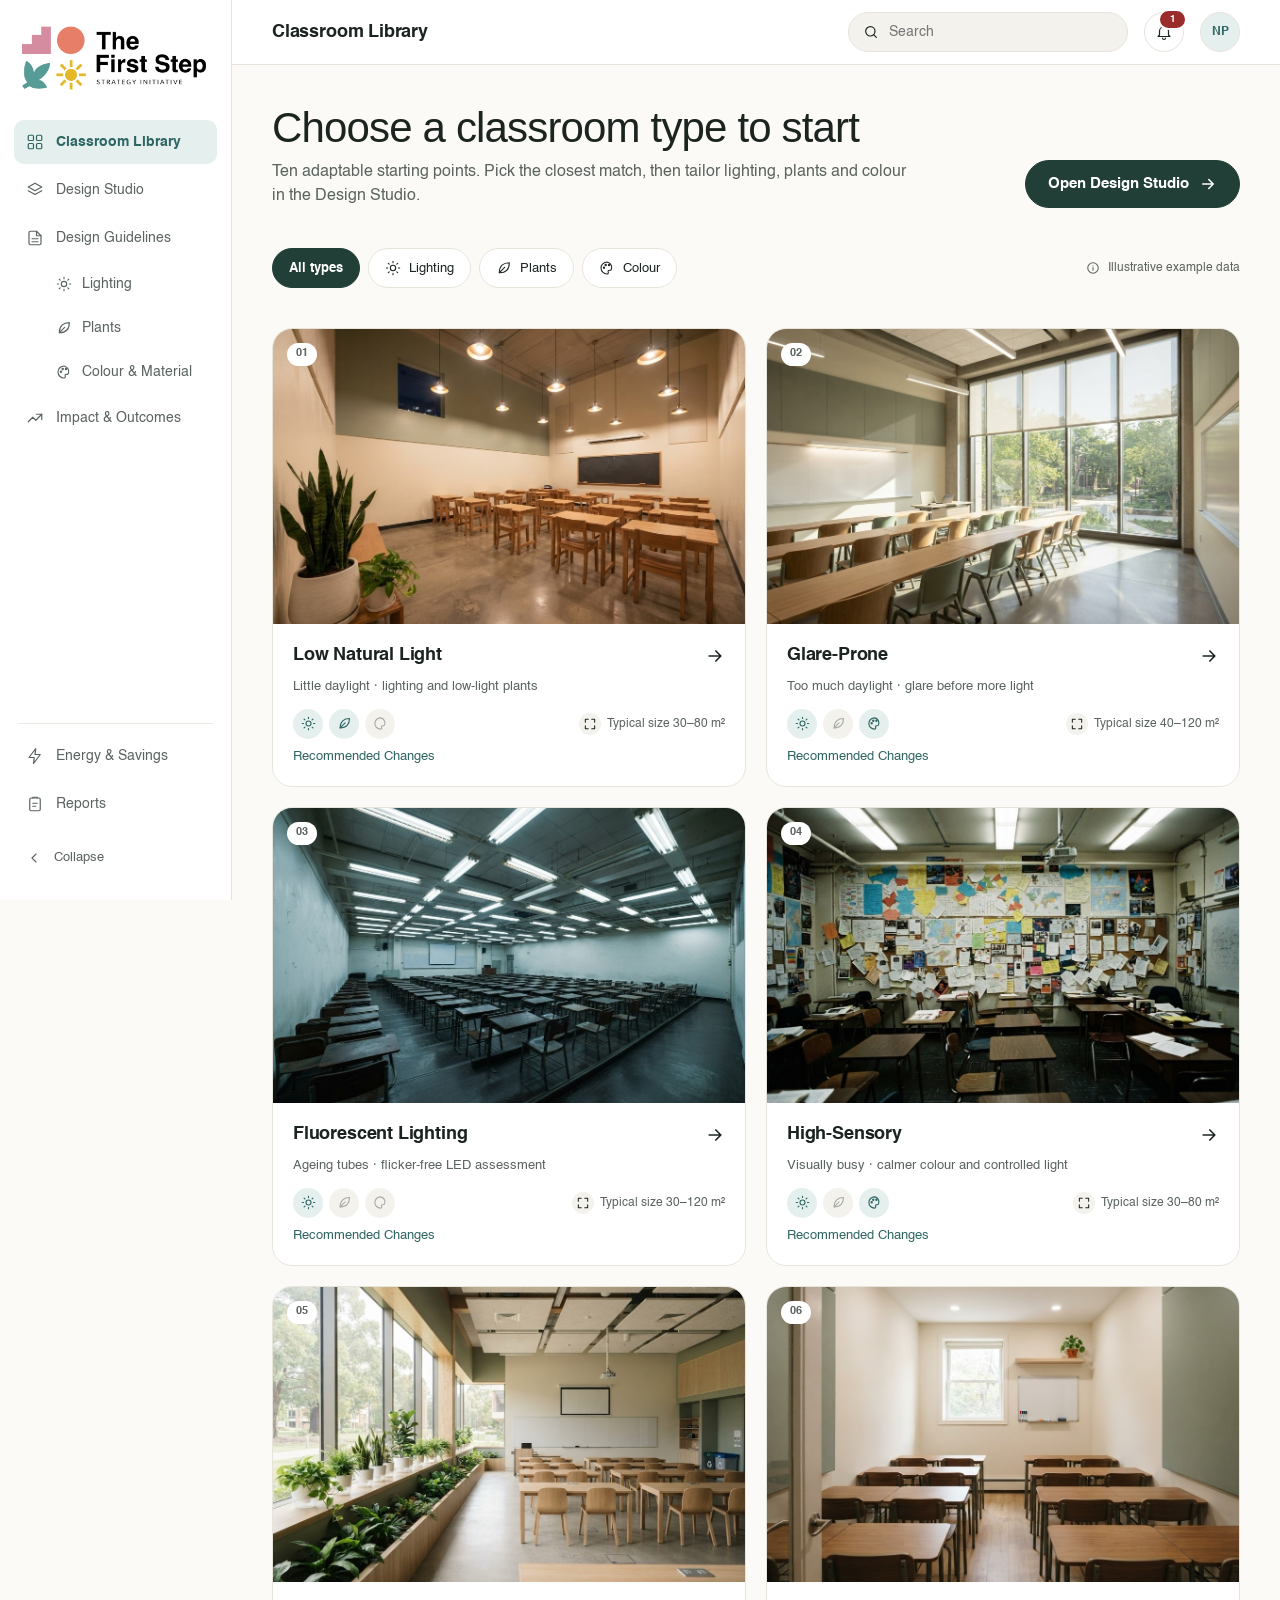
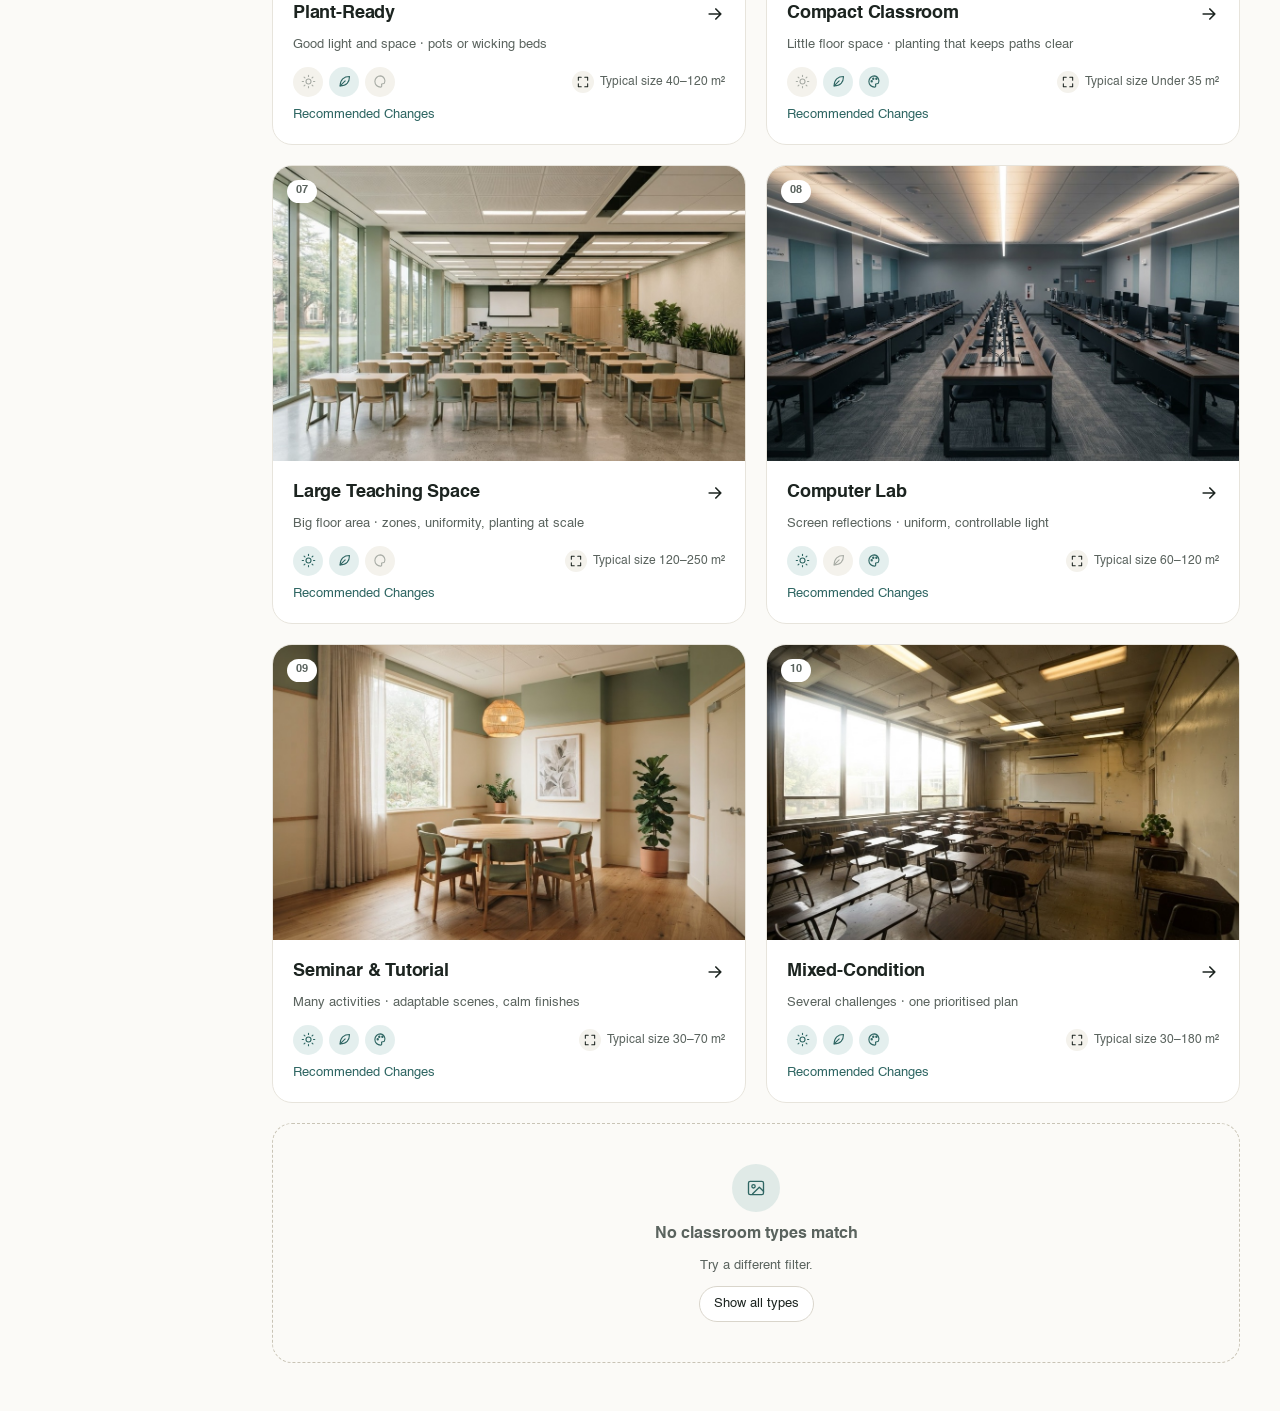
<file: index.html>
<!doctype html>
<html lang="en">
<head>
<meta charset="utf-8">
<meta name="viewport" content="width=device-width, initial-scale=1">
<title>The First Step</title>
<meta name="description" content="Plan a biophilic classroom: pick a classroom, tune lighting, plants and colour in the Design Studio, then make the energy case and send it for review.">
<link rel="icon" href="data:image/svg+xml,%3Csvg xmlns='http://www.w3.org/2000/svg' viewBox='0 0 32 32'%3E%3Ccircle cx='16' cy='16' r='14' fill='%23579B96'/%3E%3C/svg%3E">
<link rel="preload" href="./assets/fonts/HelveticaToolkit-Regular.ttf" as="font" type="font/ttf" crossorigin>
<link rel="preload" href="./assets/fonts/HelveticaToolkit-Bold.ttf" as="font" type="font/ttf" crossorigin>
<link rel="stylesheet" href="./src/styles/tokens.css">
<link rel="stylesheet" href="./src/styles/base.css">
<link rel="stylesheet" href="./src/styles/components.css">
<link rel="stylesheet" href="./src/styles/shell.css">
<link rel="stylesheet" href="./src/styles/animations.css">
<script type="module" src="./src/main.js"></script>
</head>
<body>
<div id="app" class="app"><noscript><p style="padding:40px">The First Step needs JavaScript to run.</p></noscript></div>
<div id="progress" class="progress" aria-hidden="true"></div>
<div id="toasts" class="toasts"></div>
</body>
</html>
</file>
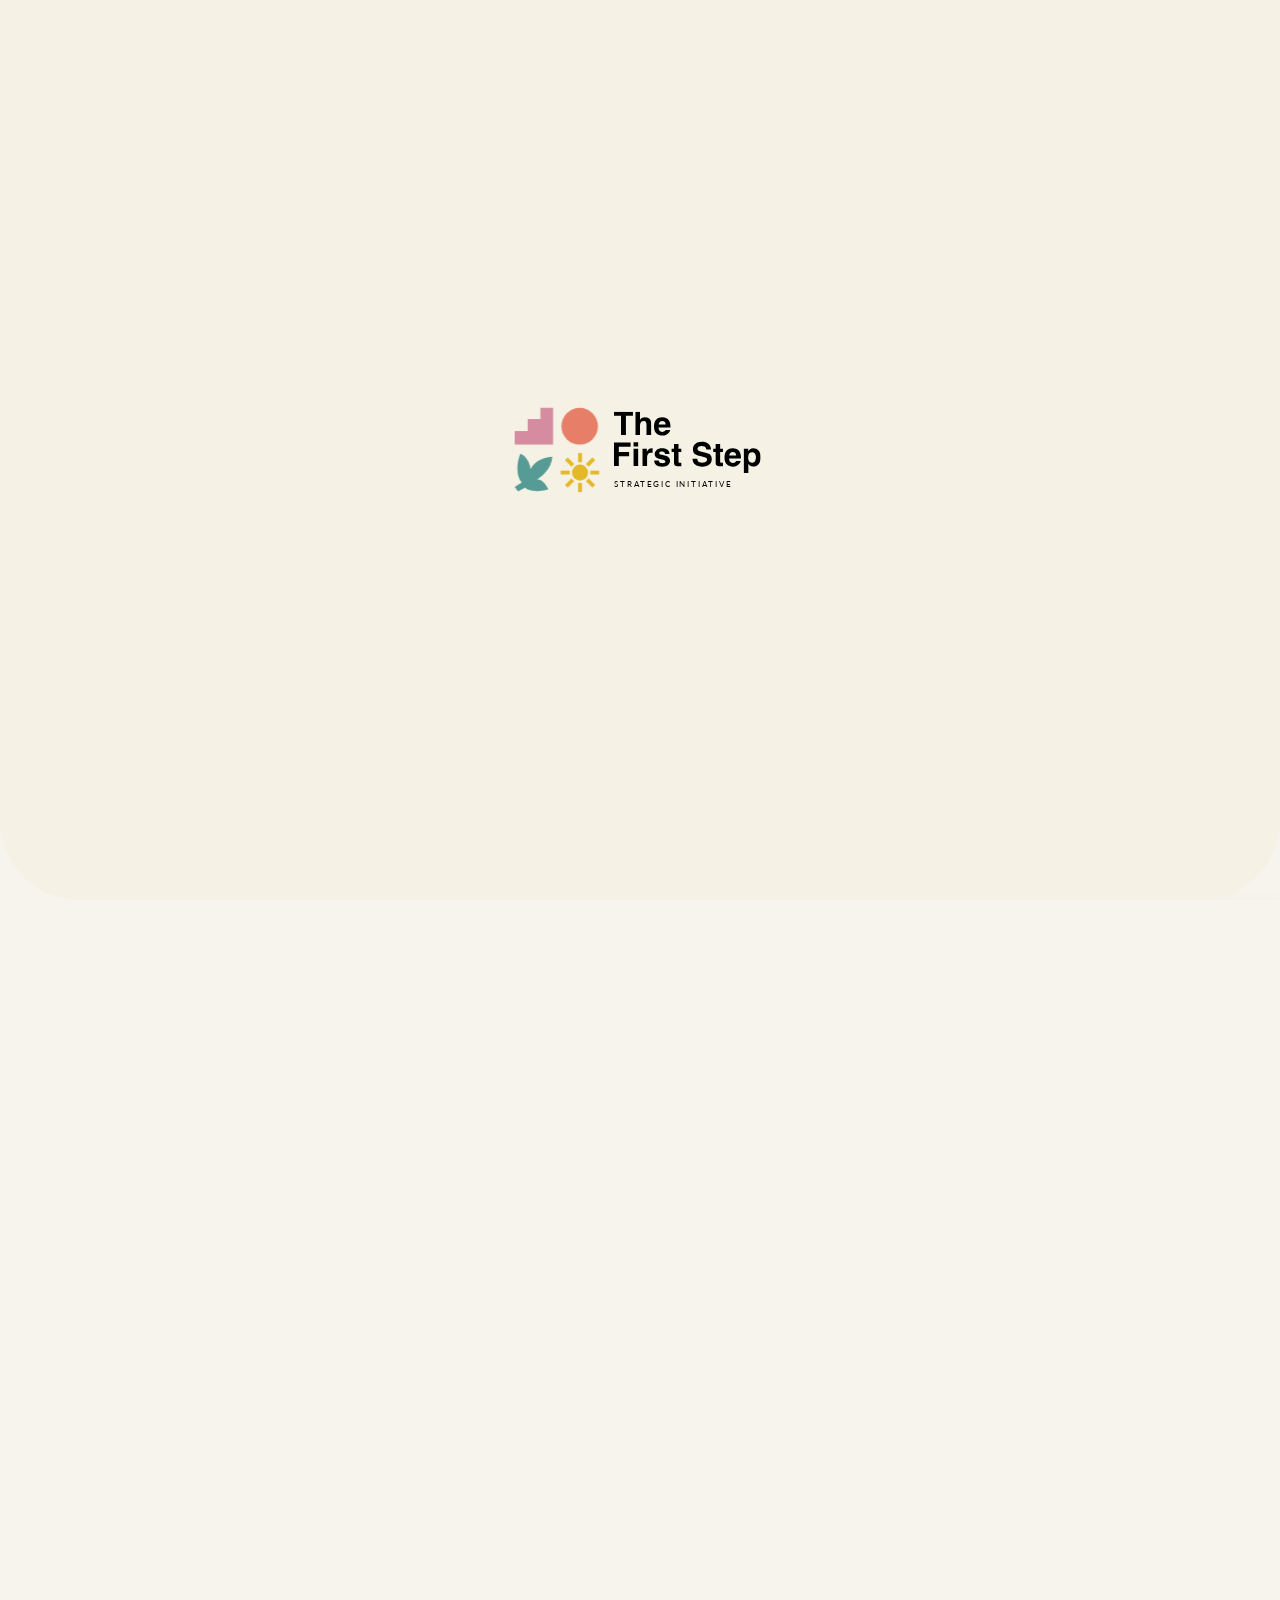
<file: website/index.html>
<!doctype html>
<html lang="en">
<head>
<meta charset="utf-8">
<meta name="viewport" content="width=device-width, initial-scale=1">
<title>The First Step — Calmer classrooms start here</title>
<meta name="description" content="The First Step is a design toolkit that turns existing classrooms into neuro-inclusive spaces. No rebuild required.">
<link rel="icon" href="./assets/logo-mark.svg" type="image/svg+xml">
<link rel="preconnect" href="https://fonts.googleapis.com">
<link rel="preconnect" href="https://fonts.gstatic.com" crossorigin>
<link href="https://fonts.googleapis.com/css2?family=Instrument+Serif:ital@1&family=Lato:wght@400&display=swap" rel="stylesheet">
<link rel="preload" href="./assets/fonts/InterVariable.ttf" as="font" type="font/ttf" crossorigin>
<link rel="stylesheet" href="./styles.css">
<script>document.documentElement.classList.add('js');</script>
<script type="module" src="./main.js"></script>
</head>
<body>

<!-- Loader: the four logo shapes trade places, the wordmark opens, the sheet lifts -->
<div id="loader" class="loader" aria-hidden="true">
  <div class="loader-logo">
    <div class="loader-mark">
      <span class="lq lq-a"><img src="./assets/loader-mark.svg" alt=""></span>
      <span class="lq lq-b"><img src="./assets/loader-mark.svg" alt=""></span>
      <span class="lq lq-c"><img src="./assets/loader-mark.svg" alt=""></span>
      <span class="lq lq-d"><img src="./assets/loader-mark.svg" alt=""></span>
    </div>
    <div class="loader-word">
      <div class="loader-word-in">
        <img src="./assets/loader-word.svg" alt="">
        <span>Strategic Initiative</span>
      </div>
    </div>
  </div>
</div>

<!-- Shown once per visit on phones and tablets; the designed experience is the desktop one -->
<div id="notice" class="notice" role="dialog" aria-modal="true" aria-labelledby="notice-title" hidden>
  <div class="notice-in">
    <img class="notice-mark" src="./assets/logo-mark.svg" alt="">
    <h2 id="notice-title" class="display">Best viewed on a <em>bigger screen.</em></h2>
    <p>This website is best viewed on a laptop or desktop.</p>
    <button type="button" class="btn-primary" id="notice-go"><span class="btn-dot" aria-hidden="true"></span><span class="btn-label">Continue in mobile view</span></button>
  </div>
</div>

<div id="track" aria-hidden="true"></div>

<div id="stage">
<div id="canvas">

  <div class="bg-grid" aria-hidden="true"></div>
  <div class="fade fade-bottom" data-l="fadeBottom" aria-hidden="true"></div>

  <!-- Navbar -->
  <header class="nav" data-l="nav">
    <a class="brand" href="#home" data-go="home" aria-label="The First Step — home">
      <img class="brand-mark" src="./assets/logo-mark.svg" alt="">
      <span class="brand-word">
        <img src="./assets/logo-word.svg" alt="The First Step">
        <span class="brand-tag">Strategic Initiative</span>
      </span>
    </a>
    <nav class="menu" aria-label="Primary">
      <a class="btn-nav" href="#home" data-go="home">Home</a>
      <a class="btn-nav" href="#about" data-go="about">About</a>
      <a class="btn-nav" href="#how" data-go="how">How it works</a>
      <a class="btn-nav" href="#components" data-go="components">Key Components</a>
      <a class="btn-nav" href="#team" data-go="team">The Team</a>
    </nav>
    <a class="btn-primary" href="./contact.html"><span class="btn-dot" aria-hidden="true"></span><span class="btn-label">Contact Us</span></a>
  </header>

  <main>

    <!-- Hero -->
    <section id="home" class="sec sec-hero">
      <div class="leaf leaf-l" data-l="leafL" aria-hidden="true"><div class="intro intro-leaf-l"><div class="leaf-rot"><div class="crop" style="--w:393.51%;--h:325.51%;--l:-0.86%;--t:-130.13%"><img src="./assets/leaves.png" alt=""></div></div></div></div>
      <div class="leaf leaf-r" data-l="leafR" aria-hidden="true"><div class="intro intro-leaf-r"><div class="leaf-rot"><div class="crop" style="--w:393.51%;--h:304.6%;--l:-6.09%;--t:-14.75%"><img src="./assets/leaves.png" alt=""></div></div></div></div>

      <div class="hero" data-l="hero">
        <div class="hero-copy intro intro-copy">
          <h1 class="display"><span class="sans">Calmer classrooms</span> <em>start here.</em></h1>
          <p class="lede">The First Step is a design toolkit that turns existing classrooms into neuro-inclusive spaces. No rebuild required.</p>
        </div>
        <div class="hero-mac intro intro-mac"><div class="crop" style="--w:169.11%;--h:170.74%;--l:-35.26%;--t:-29.79%"><img src="./assets/macbook.png" alt="The First Step Design Studio shown on a laptop"></div></div>
        <div class="hero-card" data-l="heroCard"><div class="intro intro-card">
          <article class="card card-plant">
            <div class="card-photo"><div class="crop" style="--w:361.11%;--h:433.33%;--l:-200.21%;--t:-225.96%"><img src="./assets/spider-plant.jpg" alt="Spider plant in a white pot"></div></div>
            <div class="card-head">
              <div><h3 class="card-title">Spider Plant</h3><p class="card-sub">Chlorophytum comosum</p></div>
              <span class="badge"><img src="./assets/icon-happy-lg.svg" alt="">Non-toxic</span>
            </div>
            <ul class="card-rows">
              <li><img src="./assets/icon-sun-lg.svg" alt="">Low -moderate light</li>
              <li><img src="./assets/icon-drop-lg.svg" alt="">Moderate watering</li>
              <li><img src="./assets/icon-leaf-lg.svg" alt="">Easy to propogate</li>
            </ul>
          </article>
        </div></div>
        <div class="hero-book" data-l="heroBook"><div class="intro intro-book"><img src="./assets/booklet.png" alt="Colour Considerations booklet"></div></div>
        <div class="fade hero-fade" aria-hidden="true"></div>
      </div>
    </section>

    <!-- About -->
    <section id="about" class="sec sec-about">
      <div class="about-leaves" data-l="aboutLeaves" aria-hidden="true">
        <div class="crop" style="--w:393.51%;--h:304.6%;--l:-105.98%;--t:-121.96%"><img src="./assets/leaves.png" alt=""></div>
        <div class="fade about-leaves-fade"></div>
      </div>
      <div class="floater fl-swatch" data-l="flSwatch" aria-hidden="true"><span></span></div>
      <div class="floater fl-plant" data-l="flPlant" aria-hidden="true"><div class="crop" style="--w:123.58%;--h:180.12%;--l:-8.18%;--t:-58.4%"><img src="./assets/pothos.png" alt=""></div></div>
      <div class="floater fl-light" data-l="flLight" aria-hidden="true"><span><span class="crop" style="--w:120.92%;--h:68.02%;--l:-9.76%;--t:24.76%"><img src="./assets/light-crop.png" alt=""></span></span></div>

      <div class="about-text" data-l="aboutText">
        <h2 class="about-title">About <br>The First Step</h2>
        <div class="about-body reveal-words" data-words="about">
          <p><span class="lit">The First Step is a biophilic design strategy for neuro-inclusive classrooms.</span> <span class="dim">Most learning spaces were built without sensory needs in mind, and most cannot be rebuilt. So we start with the rooms that already exist.</span></p>
          <p><span class="dim">Adjustable lighting, muted colour and living plants bring nature indoors. They lower sensory load for neurodivergent students and staff, and make the room calmer for everyone in it.</span></p>
        </div>
      </div>
    </section>

    <!-- How it works (pinned panel, seven steps) -->
    <section id="how" class="sec sec-how">
      <div class="panel" data-l="panel">
        <div class="how-inner" data-l="howInner">
          <div class="how-head">
            <span class="pill">How it Works</span>
            <h2 class="display">From any classroom to a <em>calmer one.</em></h2>
          </div>
          <div class="how-bar" aria-hidden="true"><span class="how-bar-fill"></span></div>
          <ol class="how-steps">
            <li class="step is-on">
              <div class="step-text"><h3>Library</h3><p>Start with a room like yours. Ten classroom types give you a starting point in seconds.</p></div>
              <div class="step-shot"><img src="./assets/screen-1.jpg" alt="Classroom Library screen: choose a classroom type to start"></div>
            </li>
            <li class="step">
              <div class="step-text"><h3>Conditions</h3><p>Tell the toolkit what the room is like. Daylight, lighting, glare, plants, walls and size.</p></div>
              <div class="step-shot"><img src="./assets/screen-2.jpg" alt="Design Studio conditions screen: what is the room like?"></div>
            </li>
            <li class="step">
              <div class="step-text"><h3>Recommendations</h3><p>Get recommendations for lighting, plants and colour, matched to the room. Adjust each one to suit.</p></div>
              <div class="step-shot"><img src="./assets/screen-3.jpg" alt="Design Studio recommendations for lighting, plants and colour"></div>
            </li>
            <li class="step">
              <div class="step-text"><h3>Plan &amp; Impact</h3><p>See the plan on the floor, with the cost and energy case beside it. Save it, export it or send it for review.</p></div>
              <div class="step-shot"><img src="./assets/screen-4.jpg" alt="Plan and impact screen with floor plan, cost and energy figures"></div>
            </li>
            <li class="step">
              <div class="step-text"><h3>Light Guidelines</h3><p>Every recommendation traces back to a clear guideline. Light that is steady, warm and adjustable.</p></div>
              <div class="step-shot"><img src="./assets/screen-5.jpg" alt="Lighting guidelines screen"></div>
            </li>
            <li class="step">
              <div class="step-text"><h3>Plant Guidelines</h3><p>Easy-care greenery, placed where it is seen and kept clear of paths.</p></div>
              <div class="step-shot"><img src="./assets/screen-6.jpg" alt="Plant guidelines screen"></div>
            </li>
            <li class="step">
              <div class="step-text"><h3>Colour &amp; Material Guidelines</h3><p>Warm neutrals, muted greens and low-sheen finishes that keep the room settled.</p></div>
              <div class="step-shot"><img src="./assets/screen-7.jpg" alt="Colour and material guidelines screen"></div>
            </li>
          </ol>
        </div>

        <div class="every">
          <div class="every-leaf every-leaf-tr" data-l="everyLeafTR" aria-hidden="true"><div class="crop" style="--w:461.79%;--h:259.24%;--l:-30.48%;--t:0%"><img src="./assets/leaves.png" alt=""></div></div>
          <div class="every-leaf every-leaf-bl" data-l="everyLeafBL" aria-hidden="true"><div class="crop" style="--w:461.79%;--h:259.24%;--l:-168.98%;--t:-4.16%"><img src="./assets/leaves.png" alt=""></div></div>
          <h2 class="display every-head" data-l="everyHead">Every room teaches the <em>next one.</em></h2>
        </div>
      </div>
    </section>

    <!-- Key components -->
    <section id="components" class="sec sec-components">
      <div class="pendant" data-l="pendant" aria-hidden="true"><div class="crop" style="--w:497.57%;--h:407.71%;--l:-397.67%;--t:-296.93%"><img src="./assets/leaves.png" alt=""></div></div>
      <div class="branch" data-l="branch" aria-hidden="true"><div class="crop" style="--w:541.58%;--h:443.44%;--l:-180.38%;--t:-326.96%"><img src="./assets/leaves.png" alt=""></div></div>

      <p class="statement reveal-words" data-l="statement" data-words="statement"><span class="lit">A room can meet every accessibility standard and still overwhelm the people in it.</span> <span class="dim">The First Step brings nature indoors through light, colour and plants, so the room supports every kind of mind.</span></p>

      <div class="cards">
        <div class="card-slot" data-l="cardL"><article class="card card-swatch">
          <div class="card-swatch-fill"></div>
          <div class="card-head"><h3 class="card-title">Powder Blue</h3></div>
          <ul class="card-rows">
            <li>CMYK:&nbsp; 21 8 0 12</li>
            <li>RGB: 176 205 224</li>
            <li>HEX: #B0CDE0</li>
          </ul>
        </article></div>
        <div class="card-slot" data-l="cardR"><article class="card card-light">
          <div class="card-product"><img src="./assets/light.png" alt="FlexBlend suspended luminaire"></div>
          <img class="card-brand" src="./assets/philips.png" alt="Philips">
          <div class="card-head"><h3 class="card-title">FlexBlend, Suspended</h3></div>
          <ul class="card-rows card-rows-check">
            <li><img src="./assets/icon-check.svg" alt="">Return of investment less than 3 years</li>
            <li><img src="./assets/icon-check.svg" alt="">Flexibility to the choice of luminaires to fit many areas</li>
            <li><img src="./assets/icon-check.svg" alt="">Scalable and ready to be connected to controls</li>
          </ul>
        </article></div>
        <div class="card-slot" data-l="cardM"><article class="card card-plant">
          <div class="card-photo"><div class="crop" style="--w:361.11%;--h:433.33%;--l:-200.21%;--t:-225.96%"><img src="./assets/spider-plant.jpg" alt="Spider plant in a white pot"></div></div>
          <div class="card-head">
            <div><h3 class="card-title">Spider Plant</h3><p class="card-sub">Chlorophytum comosum</p></div>
            <span class="badge"><img src="./assets/icon-happy-lg.svg" alt="">Non-toxic</span>
          </div>
          <ul class="card-rows">
            <li><img src="./assets/icon-sun-lg.svg" alt="">Low -moderate light</li>
            <li><img src="./assets/icon-drop-lg.svg" alt="">Moderate watering</li>
            <li><img src="./assets/icon-leaf-lg.svg" alt="">Easy to propogate</li>
          </ul>
        </article></div>
      </div>

      <h2 class="display kit-head" data-l="kitHead">To support all the requirements <em>We introduce a Kit of Parts</em></h2>
      <div class="kit-note" data-l="kitNote"><span class="kit-note-bar" aria-hidden="true"></span><p>Key components that best suits classrooms for neuro-inclusivity</p></div>
      <div class="kit-book" data-l="kitBook"><img src="./assets/booklet.png" alt="Colour Considerations booklet, open to the palette pages"></div>
    </section>

    <!-- Team -->
    <section id="team" class="sec sec-team">
      <div class="campus" data-l="campus" aria-hidden="true"><div class="crop" style="--w:100%;--h:192.74%;--l:0%;--t:0%"><img src="./assets/campus.png" alt=""></div></div>
      <div class="team" data-l="team">
        <div class="team-head">
          <span class="pill">The Team</span>
          <h2 class="display"><span class="sans">Introducing the</span> <em>Founders of The First Step</em></h2>
        </div>
        <div class="team-photo"><div class="crop" style="--w:100%;--h:157.48%;--l:0%;--t:-12.73%"><img src="./assets/team.jpg" alt="The four founders of The First Step standing together outside the School of Architecture, Design and Planning"></div></div>
      </div>
      <div class="fade fade-bottom fade-bottom-2" data-l="fadeBottom2" aria-hidden="true"></div>
    </section>

  </main>

  <div class="fade fade-top" data-l="fadeTop" aria-hidden="true"></div>

  <!-- Footer -->
  <footer id="contact" class="footer" data-l="footer">
    <div class="foot-leaf" aria-hidden="true"><div class="crop" style="--w:523.53%;--h:340%;--l:-305.08%;--t:-151.19%"><img src="./assets/leaves.png" alt=""></div></div>
    <div class="foot-lamp" aria-hidden="true"><div class="crop" style="--w:434.73%;--h:164.41%;--l:-253.45%;--t:32.97%"><img src="./assets/leaves.png" alt=""></div></div>
    <p class="foot-big" data-l="footBig" aria-hidden="true">The First Step</p>

    <div class="foot-brand">
      <div class="foot-logo">
        <img class="foot-mark" src="./assets/footer-mark.svg" alt="">
        <span class="foot-word"><img src="./assets/footer-word.svg" alt="The First Step"><span class="brand-tag">Strategic Initiative</span></span>
      </div>
      <p>The First Step is a design toolkit that turns existing classrooms into neuro-inclusive spaces. No rebuild required.</p>
      <p>© 2026 The First Step • All rights reserved</p>
    </div>

    <div class="foot-cols">
      <nav class="foot-col" aria-label="Footer">
        <h2>Menu</h2>
        <ul>
          <li><a href="#home" data-go="home">Home</a></li>
          <li><a href="#about" data-go="about">About</a></li>
          <li><a href="#how" data-go="how">How it works</a></li>
          <li><a href="#components" data-go="components">Key components</a></li>
          <li><a href="#team" data-go="team">The Team</a></li>
        </ul>
      </nav>
      <div class="foot-col">
        <h2>The Team</h2>
        <div class="foot-links">
          <a class="li-btn" href="https://www.linkedin.com/in/noelabyphilip/" target="_blank" rel="noopener" aria-label="Noel Aby Philip on LinkedIn"><span class="li-avatar"><span class="crop" style="--w:159.08%;--h:159.85%;--l:-33.2%;--t:-4.58%"><img src="./assets/team-noel.png" alt=""></span></span><img class="li-logo" src="./assets/linkedin.svg" alt="LinkedIn"></a>
          <a class="li-btn" href="https://www.linkedin.com/in/grace-nathania/" target="_blank" rel="noopener" aria-label="Grace Nathania on LinkedIn"><span class="li-avatar"><span class="crop" style="--w:127.5%;--h:191.22%;--l:-13.75%;--t:-58.97%"><img src="./assets/team-grace.png" alt=""></span></span><img class="li-logo" src="./assets/linkedin.svg" alt="LinkedIn"></a>
          <a class="li-btn" href="https://www.linkedin.com/in/vibhutih05/" target="_blank" rel="noopener" aria-label="Vibhuti on LinkedIn"><span class="li-avatar"><span class="crop" style="--w:98.64%;--h:124.82%;--l:0.68%;--t:-11.77%"><img src="./assets/team-vibhuti.png" alt=""></span></span><img class="li-logo" src="./assets/linkedin.svg" alt="LinkedIn"></a>
          <a class="li-btn" href="https://www.linkedin.com/in/calista-cheung-42a029301/" target="_blank" rel="noopener" aria-label="Calista Cheung on LinkedIn"><span class="li-avatar"><span class="crop" style="--w:176.14%;--h:222.96%;--l:-38.07%;--t:-29.54%"><img src="./assets/team-calista.png" alt=""></span></span><img class="li-logo" src="./assets/linkedin.svg" alt="LinkedIn"></a>
        </div>
      </div>
    </div>
  </footer>

</div>
</div>

</body>
</html>
</file>
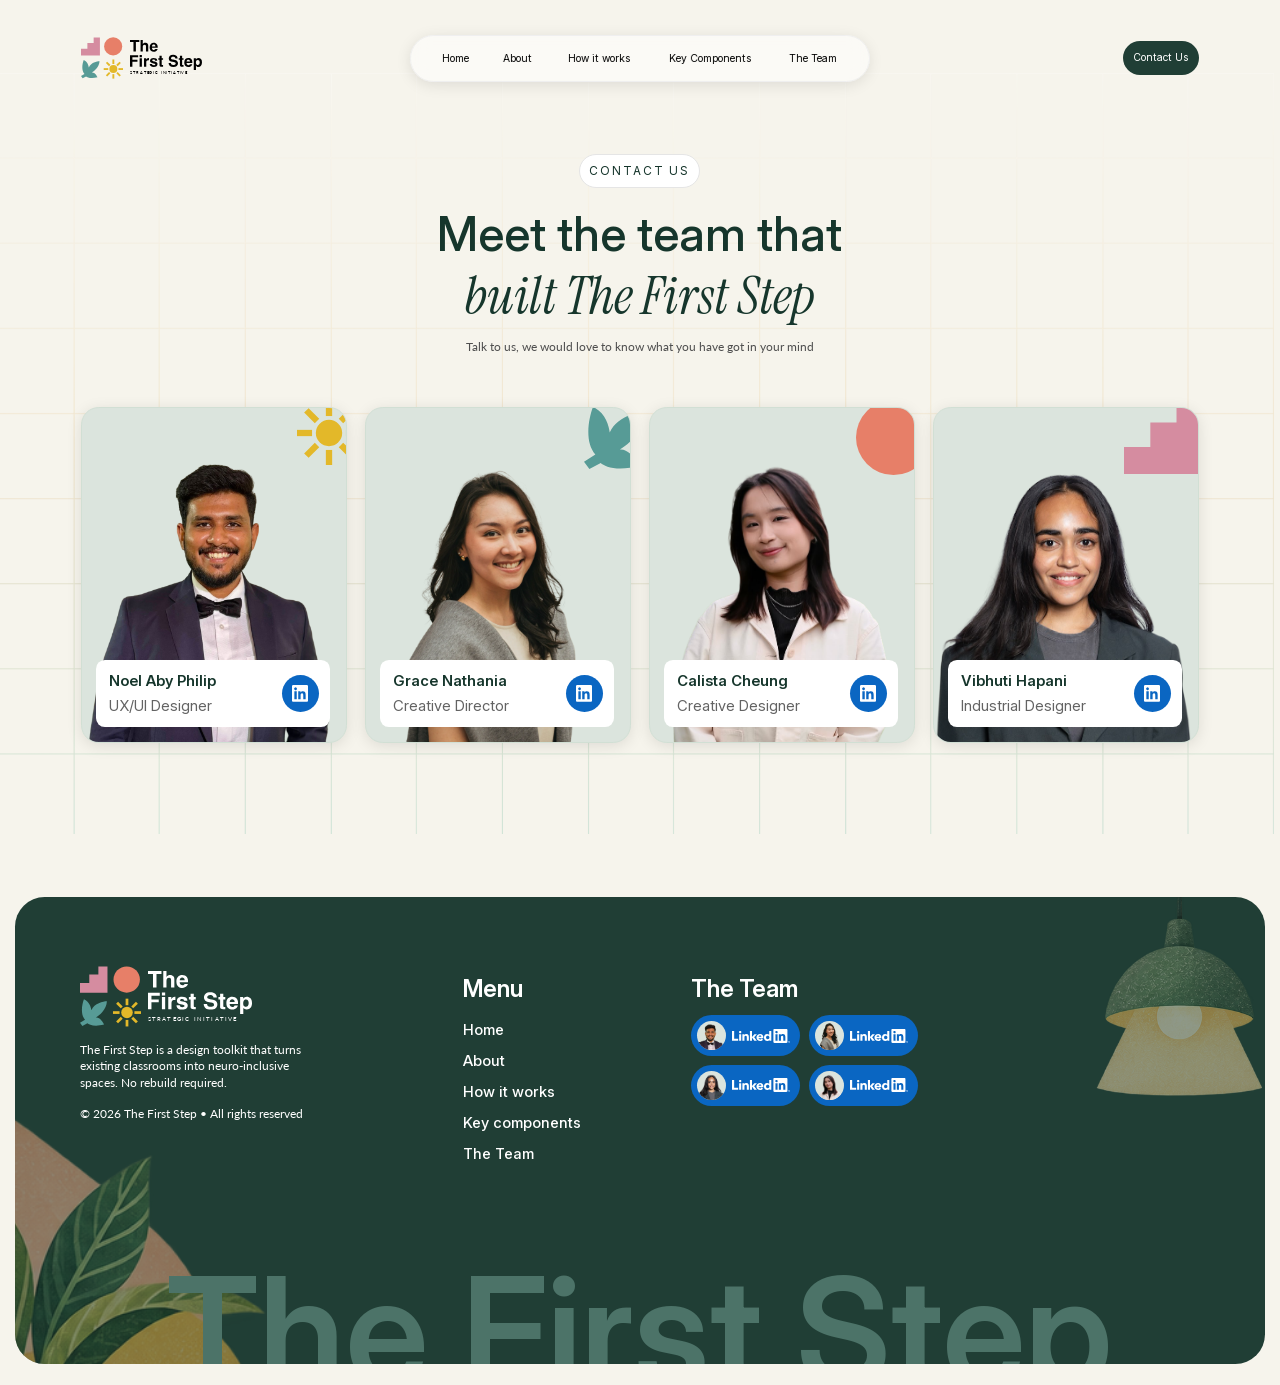
<file: website/contact.html>
<!doctype html>
<html lang="en">
<head>
<meta charset="utf-8">
<meta name="viewport" content="width=device-width, initial-scale=1">
<title>Contact us — The First Step</title>
<meta name="description" content="Meet the team that built The First Step. Talk to us, we would love to know what you have got in your mind.">
<link rel="icon" href="./assets/logo-mark.svg" type="image/svg+xml">
<link rel="preconnect" href="https://fonts.googleapis.com">
<link rel="preconnect" href="https://fonts.gstatic.com" crossorigin>
<link href="https://fonts.googleapis.com/css2?family=Instrument+Serif:ital@1&family=Lato:wght@400&display=swap" rel="stylesheet">
<link rel="preload" href="./assets/fonts/InterVariable.ttf" as="font" type="font/ttf" crossorigin>
<link rel="stylesheet" href="./styles.css">
<link rel="stylesheet" href="./contact.css">
<script>document.documentElement.classList.add('js');</script>
<script type="module" src="./contact.js"></script>
</head>
<body>

<div class="cpage" id="cpage">

  <div class="bg-grid" aria-hidden="true"></div>

  <header class="nav">
    <a class="brand" href="./index.html" aria-label="The First Step — home">
      <img class="brand-mark" src="./assets/logo-mark.svg" alt="">
      <span class="brand-word">
        <img src="./assets/logo-word.svg" alt="The First Step">
        <span class="brand-tag">Strategic Initiative</span>
      </span>
    </a>
    <nav class="menu" aria-label="Primary">
      <a class="btn-nav" href="./index.html#home" data-label="Home"><span>Home</span></a>
      <a class="btn-nav" href="./index.html#about" data-label="About"><span>About</span></a>
      <a class="btn-nav" href="./index.html#how" data-label="How it works"><span>How it works</span></a>
      <a class="btn-nav" href="./index.html#components" data-label="Key Components"><span>Key Components</span></a>
      <a class="btn-nav" href="./index.html#team" data-label="The Team"><span>The Team</span></a>
    </nav>
    <a class="btn-primary" href="./contact.html" aria-current="page"><span class="btn-dot" aria-hidden="true"></span><span class="btn-label">Contact Us</span></a>
  </header>

  <main class="c-main">
    <div class="c-head">
      <span class="pill">Contact us</span>
      <h1 class="display"><span class="sans">Meet the team that</span> <em>built The First Step</em></h1>
      <p class="lede">Talk to us, we would love to know what you have got in your mind</p>
    </div>

    <ul class="c-cards">
      <li class="tcard-slot" style="--i:0">
        <a class="tcard" href="https://www.linkedin.com/in/noelabyphilip/" target="_blank" rel="noopener" aria-label="Noel Aby Philip, UX/UI Designer — open LinkedIn profile">
          <span class="tcard-in">
            <span class="tcard-photo tcard-photo-1"><img src="./assets/team-noel.png" alt=""></span>
            <img class="tcard-deco tcard-deco-sun" src="./assets/deco-sun.svg" alt="">
            <span class="tcard-label">
              <span class="tcard-name">Noel Aby Philip</span>
              <span class="tcard-role">UX/UI Designer</span>
              <span class="tcard-li"><img src="./assets/linkedin-symbol.svg" alt=""></span>
            </span>
          </span>
        </a>
      </li>
      <li class="tcard-slot" style="--i:1">
        <a class="tcard" href="https://www.linkedin.com/in/grace-nathania/" target="_blank" rel="noopener" aria-label="Grace Nathania, Creative Director — open LinkedIn profile">
          <span class="tcard-in">
            <span class="tcard-photo tcard-photo-2"><img src="./assets/team-grace.png" alt=""></span>
            <img class="tcard-deco tcard-deco-leaf" src="./assets/deco-leaf.svg" alt="">
            <span class="tcard-label">
              <span class="tcard-name">Grace Nathania</span>
              <span class="tcard-role">Creative Director</span>
              <span class="tcard-li"><img src="./assets/linkedin-symbol.svg" alt=""></span>
            </span>
          </span>
        </a>
      </li>
      <li class="tcard-slot" style="--i:2">
        <a class="tcard" href="https://www.linkedin.com/in/calista-cheung-42a029301/" target="_blank" rel="noopener" aria-label="Calista Cheung, Creative Designer — open LinkedIn profile">
          <span class="tcard-in">
            <span class="tcard-photo tcard-photo-3"><img src="./assets/team-calista.png" alt=""></span>
            <img class="tcard-deco tcard-deco-circle" src="./assets/deco-circle.svg" alt="">
            <span class="tcard-label">
              <span class="tcard-name">Calista Cheung</span>
              <span class="tcard-role">Creative Designer</span>
              <span class="tcard-li"><img src="./assets/linkedin-symbol.svg" alt=""></span>
            </span>
          </span>
        </a>
      </li>
      <li class="tcard-slot" style="--i:3">
        <a class="tcard" href="https://www.linkedin.com/in/vibhutih05/" target="_blank" rel="noopener" aria-label="Vibhuti Hapani, Industrial Designer — open LinkedIn profile">
          <span class="tcard-in">
            <span class="tcard-photo tcard-photo-4"><img src="./assets/team-vibhuti.png" alt=""></span>
            <span class="tcard-deco tcard-deco-stairs"><img src="./assets/deco-stairs.svg" alt=""></span>
            <span class="tcard-label">
              <span class="tcard-name">Vibhuti Hapani</span>
              <span class="tcard-role">Industrial Designer</span>
              <span class="tcard-li"><img src="./assets/linkedin-symbol.svg" alt=""></span>
            </span>
          </span>
        </a>
      </li>
    </ul>
  </main>

  <footer class="footer">
    <div class="foot-leaf" aria-hidden="true"><div class="crop" style="--w:523.53%;--h:340%;--l:-305.08%;--t:-151.19%"><img src="./assets/leaves.png" alt=""></div></div>
    <div class="foot-lamp" aria-hidden="true"><div class="crop" style="--w:434.73%;--h:164.41%;--l:-253.45%;--t:32.97%"><img src="./assets/leaves.png" alt=""></div></div>
    <p class="foot-big" aria-hidden="true">The First Step</p>

    <div class="foot-brand">
      <div class="foot-logo">
        <img class="foot-mark" src="./assets/footer-mark.svg" alt="">
        <span class="foot-word"><img src="./assets/footer-word.svg" alt="The First Step"><span class="brand-tag">Strategic Initiative</span></span>
      </div>
      <p>The First Step is a design toolkit that turns existing classrooms into neuro-inclusive spaces. No rebuild required.</p>
      <p>© 2026 The First Step • All rights reserved</p>
    </div>

    <div class="foot-cols">
      <nav class="foot-col" aria-label="Footer">
        <h2>Menu</h2>
        <ul>
          <li><a href="./index.html#home">Home</a></li>
          <li><a href="./index.html#about">About</a></li>
          <li><a href="./index.html#how">How it works</a></li>
          <li><a href="./index.html#components">Key components</a></li>
          <li><a href="./index.html#team">The Team</a></li>
        </ul>
      </nav>
      <div class="foot-col">
        <h2>The Team</h2>
        <div class="foot-links">
          <a class="li-btn" href="https://www.linkedin.com/in/noelabyphilip/" target="_blank" rel="noopener" aria-label="Noel Aby Philip on LinkedIn"><span class="li-avatar"><span class="crop" style="--w:159.08%;--h:159.85%;--l:-33.2%;--t:-4.58%"><img src="./assets/team-noel.png" alt=""></span></span><img class="li-logo" src="./assets/linkedin.svg" alt="LinkedIn"></a>
          <a class="li-btn" href="https://www.linkedin.com/in/grace-nathania/" target="_blank" rel="noopener" aria-label="Grace Nathania on LinkedIn"><span class="li-avatar"><span class="crop" style="--w:127.5%;--h:191.22%;--l:-13.75%;--t:-58.97%"><img src="./assets/team-grace.png" alt=""></span></span><img class="li-logo" src="./assets/linkedin.svg" alt="LinkedIn"></a>
          <a class="li-btn" href="https://www.linkedin.com/in/vibhutih05/" target="_blank" rel="noopener" aria-label="Vibhuti Hapani on LinkedIn"><span class="li-avatar"><span class="crop" style="--w:98.64%;--h:124.82%;--l:0.68%;--t:-11.77%"><img src="./assets/team-vibhuti.png" alt=""></span></span><img class="li-logo" src="./assets/linkedin.svg" alt="LinkedIn"></a>
          <a class="li-btn" href="https://www.linkedin.com/in/calista-cheung-42a029301/" target="_blank" rel="noopener" aria-label="Calista Cheung on LinkedIn"><span class="li-avatar"><span class="crop" style="--w:176.14%;--h:222.96%;--l:-38.07%;--t:-29.54%"><img src="./assets/team-calista.png" alt=""></span></span><img class="li-logo" src="./assets/linkedin.svg" alt="LinkedIn"></a>
        </div>
      </div>
    </div>
  </footer>

</div>

</body>
</html>
</file>
<file: src/styles/tokens.css>
/* Design tokens — lifted from the Design canvas "The First Step — USYD Biophilic Classroom Toolkit".
   Every colour, radius and size in the app comes from here. Do not hard-code hex values in pages. */
:root {
  /* Ground + surfaces */
  --bg: #FBFAF7;
  --surface: #FFFFFF;
  --surface-2: #F4F2EC;
  --surface-3: #E9EDE8;
  --border: #E7E4DC;
  --border-strong: #D9D5CB;
  --divider: #EDEAE3;
  --dash: #C9C4B6;

  /* Ink */
  --text: #1C2420;
  --muted: #5B645F;
  --muted-2: #6B746F;
  --disabled: #A9ADA6;

  /* Brand greens */
  --primary: #213F36;
  --primary-hover: #1A332B;
  --primary-ink: #2F4F45;
  --primary-soft: #E3EAE6;
  --link: #2F6663;
  --focus: #579B96;

  /* Accent (switchable: teal / sage / gold) */
  --accent: #579B96;
  --accent-rgb: 87, 155, 150;
  --accent-deep: #2F6663;
  --accent-tint: rgba(var(--accent-rgb), 0.16);
  --accent-soft: rgba(var(--accent-rgb), 0.45);
  --tile-hover: #C5DEDB;
  --opt-hover: #8FBFBA;

  /* Status */
  --status-review-bg: #FBF0D5;  --status-review-fg: #8A5A00;
  --status-outside-bg: #FBE5E3; --status-outside-fg: #9B2C2C;
  --status-none-bg: #EDEAE3;    --status-none-fg: #1C2420;
  --status-within-bg: #D9E9D3;  --status-within-fg: #2B5A3A;
  --status-notreq-bg: #FCEBD5;  --status-notreq-fg: #9A5A10; --status-notreq-icon: #E8A04A;

  /* CCT slider gradient (warm → cool) */
  --cct-gradient: linear-gradient(90deg, #F2D9AE 0%, #F9EBD2 30%, #FFFFFF 50%, #E2ECF8 70%, #C3D9F3 100%);

  /* Shape */
  --radius-xl: 20px;
  --radius-lg: 16px;
  --radius-md: 12px;
  --radius-sm: 10px;
  --radius-pill: 999px;

  /* Layout */
  --sidebar-w: 232px;
  --sidebar-collapsed-w: 72px;
  --header-h: 64px;
  --content-pad: 40px;
  --content-max: 1360px;

  /* Type */
  --font: "Helvetica Toolkit", "Helvetica Neue", Helvetica, Arial, sans-serif;

  /* Elevation + motion */
  --shadow-pop: 0 12px 32px rgba(28, 36, 32, 0.12), 0 1px 2px rgba(28, 36, 32, 0.06);
  --shadow-lift: 0 8px 24px rgba(28, 36, 32, 0.06);
  --ease: cubic-bezier(0.2, 0.7, 0.2, 1);
  --dur: 240ms;
}

/* Brand accent options from the design's "Brand" prop */
:root[data-accent="sage"] { --accent: #91A989; --accent-rgb: 145, 169, 137; --accent-deep: #505D4B; --tile-hover: #CFDCCB; --opt-hover: #A9BDA3; }
:root[data-accent="gold"] { --accent: #E5C96C; --accent-rgb: 229, 201, 108; --accent-deep: #7E6F3B; --tile-hover: #EFE1AE; --opt-hover: #D9C377; }
</file>
<file: src/styles/base.css>
@font-face { font-family: "Helvetica Toolkit"; src: url(../../assets/fonts/HelveticaToolkit-Regular.ttf) format("truetype"); font-weight: 400; font-style: normal; font-display: swap; }
@font-face { font-family: "Helvetica Toolkit"; src: url(../../assets/fonts/HelveticaToolkit-Bold.ttf) format("truetype"); font-weight: 700; font-style: normal; font-display: swap; }
@font-face { font-family: "Helvetica Toolkit"; src: local("Helvetica Neue Light"), local("HelveticaNeue-Light"), local("HelveticaNeue-Thin"), url(../../assets/fonts/HelveticaToolkit-Light.ttf) format("truetype"); font-weight: 300; font-style: normal; font-display: swap; }

*, *::before, *::after { box-sizing: border-box; }
html { -webkit-text-size-adjust: 100%; scroll-behavior: smooth; }
body { margin: 0; background: var(--bg); color: var(--text); font-family: var(--font); font-size: 14px; line-height: 1.5; -webkit-font-smoothing: antialiased; }
a { color: var(--link); }
a:hover { color: var(--text); }
button, input, select, textarea { font: inherit; color: inherit; }
button { cursor: pointer; }
img { display: block; max-width: 100%; height: auto; }
svg { flex-shrink: 0; }
h1, h2, h3, h4, p, ul, ol, figure { margin: 0; }
ul, ol { padding: 0; list-style: none; }
table { border-collapse: collapse; }
:focus-visible { outline: 2px solid var(--focus); outline-offset: 2px; }
input[type="range"] { accent-color: var(--link); }
input[type="checkbox"], input[type="radio"] { accent-color: var(--link); width: 18px; height: 18px; }
.sr-only { position: absolute; width: 1px; height: 1px; overflow: hidden; clip: rect(0 0 0 0); white-space: nowrap; }
[hidden] { display: none !important; }

/* Typography scale (from the design) */
.display { font-size: 42px; font-weight: 300; letter-spacing: -0.02em; line-height: 1.08; text-wrap: pretty; }
.lead { font-size: 16px; color: var(--muted); line-height: 1.5; text-wrap: pretty; }
.h-section { font-size: 24px; font-weight: 700; letter-spacing: -0.01em; }
.h-sub { font-size: 22px; font-weight: 700; letter-spacing: -0.01em; }
.h-block { font-size: 20px; font-weight: 700; letter-spacing: -0.01em; }
.h-card { font-size: 18px; font-weight: 700; letter-spacing: -0.01em; }
.h-item { font-size: 16px; font-weight: 700; }
.eyebrow { font-size: 12px; font-weight: 400; letter-spacing: 0.06em; text-transform: uppercase; color: var(--muted-2); }
.muted { color: var(--muted); }
.muted-2 { color: var(--muted-2); }
.small { font-size: 13px; }
.tiny { font-size: 12px; }
.bold { font-weight: 700; }
.light { font-weight: 300; }
.link { color: var(--link); font-size: 13px; text-decoration: none; }
.link:hover { text-decoration: underline; }
.num { font-variant-numeric: tabular-nums; }

/* Page layout */
.page { padding: var(--content-pad) var(--content-pad) 48px; display: flex; flex-direction: column; gap: 40px; min-width: 0; width: 100%; }
.page-intro { display: flex; flex-wrap: wrap; justify-content: space-between; align-items: flex-end; gap: 24px; }
.page-intro__text { display: flex; flex-direction: column; gap: 10px; max-width: 640px; }
.section { display: flex; flex-direction: column; gap: 18px; min-width: 0; }
.section-head { display: flex; flex-wrap: wrap; justify-content: space-between; align-items: center; gap: 12px; }
.grid { display: grid; gap: 20px; }
.grid--tiles { grid-template-columns: repeat(auto-fit, minmax(min(330px, 100%), 1fr)); }
.grid--2 { grid-template-columns: repeat(auto-fit, minmax(min(400px, 100%), 1fr)); }
.grid--3 { grid-template-columns: repeat(auto-fit, minmax(min(280px, 100%), 1fr)); }
.grid--4 { grid-template-columns: repeat(auto-fit, minmax(min(220px, 100%), 1fr)); }
.stack { display: flex; flex-direction: column; }
.row { display: flex; align-items: center; }
.wrap { flex-wrap: wrap; }
.between { justify-content: space-between; }
.center { justify-content: center; }
.grow { flex: 1 1 auto; min-width: 0; }
.gap-4 { gap: 4px; } .gap-6 { gap: 6px; } .gap-8 { gap: 8px; } .gap-10 { gap: 10px; } .gap-12 { gap: 12px; } .gap-16 { gap: 16px; } .gap-18 { gap: 18px; } .gap-20 { gap: 20px; } .gap-24 { gap: 24px; } .gap-32 { gap: 32px; }
.mt-auto { margin-top: auto; } .ml-auto { margin-left: auto; }

@media (max-width: 720px) {
  .page { padding: 24px 16px 40px; gap: 28px; }
  .display { font-size: 32px; }
}
</file>
<file: src/styles/components.css>
/* ---------- Buttons ---------- */
.btn { display: inline-flex; align-items: center; justify-content: center; gap: 10px; min-height: 44px; padding: 10px 18px; border-radius: var(--radius-pill); border: 1px solid var(--border-strong); background: var(--surface); color: var(--text); font-size: 14px; text-decoration: none; white-space: nowrap; transition: background-color .15s, border-color .15s, color .15s, transform .15s var(--ease), box-shadow .15s; }
.btn:hover { background: var(--surface-2); color: var(--text); }
.btn:active { transform: translateY(1px); }
.btn--primary { min-height: 48px; padding: 12px 22px; background: var(--primary); border-color: var(--primary); color: #FFFFFF; font-size: 15px; font-weight: 700; }
.btn--primary:hover { background: var(--primary-hover); color: #FFFFFF; }
.btn--md { min-height: 44px; padding: 10px 18px; font-size: 14px; }
.btn--sm { min-height: 36px; padding: 6px 14px; font-size: 13px; }
.btn--ghost { border-color: transparent; background: transparent; color: var(--muted); }
.btn--ghost:hover { background: var(--surface-2); color: var(--text); }
.btn--icon { width: 40px; height: 40px; min-height: 0; padding: 0; border-radius: 999px; border: 1px solid var(--border); background: var(--surface); color: var(--text); }
.btn--icon.btn--sm { width: 32px; height: 32px; }
.btn--text { border: 0; background: none; padding: 0; min-height: 0; color: var(--link); font-size: 13px; gap: 6px; }
.btn--text:hover { background: none; color: var(--text); }
.btn[disabled], .btn[aria-busy="true"] { opacity: .65; cursor: progress; pointer-events: none; }
.btn--block { width: 100%; }

/* ---------- Chips (filters, options) ---------- */
.chip { display: inline-flex; align-items: center; gap: 8px; min-height: 40px; padding: 8px 16px; border-radius: var(--radius-pill); border: 1px solid var(--border); background: var(--surface); color: var(--text); font-size: 13px; cursor: pointer; text-decoration: none; transition: background-color .15s, border-color .15s, color .15s; }
.chip:hover { border-color: var(--opt-hover); }
.chip[aria-pressed="true"], .chip.is-on { background: var(--primary); border-color: var(--primary); color: #FFFFFF; font-weight: 700; }
.chip--soft[aria-pressed="true"], .chip--soft.is-on { background: var(--accent-tint); border-color: var(--accent-deep); color: var(--text); font-weight: 400; }
.chip--sm { min-height: 32px; padding: 5px 12px; font-size: 12px; }

/* ---------- Status pills ---------- */
.pill { display: inline-flex; align-items: center; gap: 6px; font-size: 11px; font-weight: 700; padding: 3px 9px; border-radius: 999px; white-space: nowrap; background: var(--status-none-bg); color: var(--status-none-fg); line-height: 1.5; }
.pill--review { background: var(--status-review-bg); color: var(--status-review-fg); }
.pill--outside { background: var(--status-outside-bg); color: var(--status-outside-fg); }
.pill--within { background: var(--status-within-bg); color: var(--status-within-fg); }
.pill--notreq { background: var(--status-notreq-bg); color: var(--status-notreq-fg); }
.pill--accent, .pill--approved { background: var(--accent-tint); color: var(--accent-deep); }
.pill--none, .pill--draft { background: var(--status-none-bg); color: var(--status-none-fg); }
.pill--muted { background: var(--status-none-bg); color: var(--muted); }
.pill--white { background: #FFFFFF; color: var(--muted); }
.pill--lg { font-size: 12px; padding: 5px 12px; }

/* ---------- Cards + tiles ---------- */
.card { background: var(--surface); border: 1px solid var(--border); border-radius: var(--radius-lg); padding: 20px; min-width: 0; }
.card--xl { border-radius: var(--radius-xl); padding: 24px; }
.card--soft { background: var(--surface-2); border-color: transparent; }
.card--tint { background: var(--accent-tint); border-color: transparent; }
.card--dark { background: var(--primary); color: #FFFFFF; border-color: var(--primary); }
.card--dark .muted { color: rgba(255, 255, 255, .72); }
.card--flush { padding: 0; overflow: hidden; }

.tile { display: flex; flex-direction: column; background: var(--surface); border: 1px solid var(--border); border-radius: var(--radius-xl); overflow: hidden; text-decoration: none; color: var(--text); transition: border-color .15s, transform .2s var(--ease), box-shadow .2s var(--ease); }
.tile:hover { border-color: var(--tile-hover); color: var(--text); transform: translateY(-2px); box-shadow: var(--shadow-lift); }
.tile--row { flex-direction: row; gap: 16px; align-items: center; border-radius: var(--radius-lg); padding: 16px; }
.tile__media { aspect-ratio: 16 / 10; background: var(--accent-tint); display: flex; align-items: center; justify-content: center; position: relative; }
.tile__num { position: absolute; left: 14px; top: 14px; font-size: 11px; font-weight: 700; padding: 3px 9px; border-radius: 999px; background: #FFFFFF; color: var(--muted); }
.tile__body { padding: 18px 20px 20px; display: flex; flex-direction: column; gap: 8px; }
.tile__title { font-size: 18px; font-weight: 700; letter-spacing: -0.01em; }
.tile__sub { font-size: 13px; color: var(--muted); }
.tile__foot { display: flex; justify-content: space-between; align-items: center; gap: 10px; margin-top: 4px; }

.dash-tile { min-height: 240px; border: 1px dashed var(--dash); border-radius: var(--radius-xl); background: transparent; display: flex; flex-direction: column; align-items: center; justify-content: center; gap: 12px; color: var(--muted); font-size: 14px; cursor: pointer; transition: border-color .15s, background-color .15s; }
.dash-tile:hover { border-color: var(--opt-hover); background: rgba(255, 255, 255, .5); }
.dash-tile__plus { width: 48px; height: 48px; border-radius: 999px; border: 1px solid var(--border-strong); background: #FFFFFF; display: flex; align-items: center; justify-content: center; }

/* Icon dots (intervention markers) */
.dot-icon { width: 30px; height: 30px; border-radius: 999px; background: var(--accent-tint); color: var(--accent-deep); display: inline-flex; align-items: center; justify-content: center; flex: 0 0 auto; }
.dot-icon--off { background: var(--surface-2); color: var(--disabled); }
.dot-icon--sm { width: 22px; height: 22px; background: var(--surface-2); color: var(--text); }
.dot-icon--lg { width: 40px; height: 40px; }
.dot-icon--xl { width: 48px; height: 48px; }
.thumb { width: 72px; height: 72px; border-radius: 12px; background: var(--surface-3); display: flex; align-items: center; justify-content: center; color: var(--muted); flex: 0 0 72px; overflow: hidden; }
.thumb--photo { background: var(--surface-2); border: 1px solid var(--border); }
.thumb .lazy-img { width: 100%; height: 100%; }
.avatar { width: 40px; height: 40px; border-radius: 999px; border: 1px solid var(--border); background: var(--accent-tint); color: var(--accent-deep); display: inline-flex; align-items: center; justify-content: center; font-weight: 700; font-size: 12px; text-decoration: none; }
.avatar--sm { width: 30px; height: 30px; font-size: 11px; }

/* Option tiles (Studio choices) */
.opt { display: flex; flex-direction: column; gap: 6px; border: 1px solid var(--border); border-radius: 14px; background: #FFFFFF; padding: 14px 16px; cursor: pointer; text-align: left; color: var(--text); transition: border-color .15s, background-color .15s; min-height: 44px; }
.opt:hover { border-color: var(--opt-hover); }
.opt[aria-pressed="true"], .opt.is-on { background: var(--accent-tint); border-color: var(--accent-deep); }
.opt__title { font-size: 14px; font-weight: 700; }
.opt__sub { font-size: 12px; color: var(--muted); }

/* Segmented control */
.seg { display: inline-flex; border: 1px solid var(--border); border-radius: 999px; overflow: hidden; background: #FFFFFF; }
.seg__btn { min-height: 36px; padding: 6px 14px; border: 0; background: #FFFFFF; color: var(--text); font-size: 13px; }
.seg__btn + .seg__btn { border-left: 1px solid var(--border); }
.seg__btn[aria-pressed="true"] { background: var(--primary); color: #FFFFFF; font-weight: 700; }

/* Form controls (from the Studio helmet) */
.cct { -webkit-appearance: none; appearance: none; width: 100%; height: 32px; border-radius: 999px; margin: 0; outline: none; background: var(--cct-gradient); }
.cct::-webkit-slider-runnable-track { height: 32px; border-radius: 999px; background: transparent; }
.cct::-webkit-slider-thumb { -webkit-appearance: none; width: 28px; height: 28px; margin-top: 2px; border-radius: 999px; background: #FFFFFF; border: 0; box-shadow: 0 2px 6px rgba(0, 0, 0, .18), 0 0 0 1px rgba(0, 0, 0, .06); cursor: pointer; }
.cct::-moz-range-track { height: 32px; border-radius: 999px; background: transparent; }
.cct::-moz-range-thumb { width: 28px; height: 28px; border-radius: 999px; background: #FFFFFF; border: 0; box-shadow: 0 2px 6px rgba(0, 0, 0, .18), 0 0 0 1px rgba(0, 0, 0, .06); cursor: pointer; }
.cct:focus-visible { outline: 2px solid var(--focus); outline-offset: 3px; }
input.switch { -webkit-appearance: none; appearance: none; width: 48px; height: 28px; border-radius: 999px; background: var(--dash); border: 0; position: relative; cursor: pointer; margin: 0; padding: 0; flex: 0 0 48px; vertical-align: middle; transition: background-color .2s; }
input.switch::before { content: ""; position: absolute; top: 3px; left: 3px; width: 22px; height: 22px; border-radius: 999px; background: #FFFFFF; box-shadow: 0 1px 3px rgba(0, 0, 0, .2); transition: transform .2s var(--ease); }
input.switch:checked { background: var(--primary); }
input.switch:checked::before { transform: translateX(20px); }
input.switch:focus-visible { outline: 2px solid var(--focus); outline-offset: 3px; }
input.tick { -webkit-appearance: none; appearance: none; width: 20px; height: 20px; border: 1.5px solid var(--border-strong); border-radius: 5px; background: #FFFFFF; margin: 0; padding: 0; flex: 0 0 20px; cursor: pointer; position: relative; }
input.tick:checked { background: var(--primary); border-color: var(--primary); }
input.tick:checked::before { content: ""; position: absolute; left: 6px; top: 2px; width: 5px; height: 10px; border: solid #FFFFFF; border-width: 0 2px 2px 0; transform: rotate(45deg); }
input.tick:focus-visible { outline: 2px solid var(--focus); outline-offset: 2px; }
.range { -webkit-appearance: none; appearance: none; width: 100%; height: 6px; border-radius: 999px; background: var(--divider); outline: none; margin: 12px 0; }
.range::-webkit-slider-thumb { -webkit-appearance: none; width: 22px; height: 22px; border-radius: 999px; background: var(--primary); border: 3px solid #FFFFFF; box-shadow: 0 1px 4px rgba(0, 0, 0, .25); cursor: pointer; }
.range::-moz-range-thumb { width: 16px; height: 16px; border-radius: 999px; background: var(--primary); border: 3px solid #FFFFFF; box-shadow: 0 1px 4px rgba(0, 0, 0, .25); cursor: pointer; }
.range:focus-visible { outline: 2px solid var(--focus); outline-offset: 4px; }

.field { display: flex; flex-direction: column; gap: 6px; min-width: 0; }
.field__label { font-size: 12px; font-weight: 700; color: var(--muted); }
.input, .select, .textarea { min-height: 44px; border: 1px solid var(--border); border-radius: 12px; padding: 10px 14px; background: #FFFFFF; width: 100%; outline: none; transition: border-color .15s; }
.input:focus, .select:focus, .textarea:focus { border-color: var(--focus); }
.textarea { min-height: 96px; resize: vertical; }
.select { appearance: none; background-image: url("data:image/svg+xml,%3Csvg xmlns='http://www.w3.org/2000/svg' width='16' height='16' viewBox='0 0 24 24' fill='none' stroke='%235B645F' stroke-width='1.8' stroke-linecap='round' stroke-linejoin='round'%3E%3Cpath d='M6 9l6 6 6-6'/%3E%3C/svg%3E"); background-repeat: no-repeat; background-position: right 12px center; padding-right: 36px; }

/* Tables */
.table-wrap { overflow-x: auto; -webkit-overflow-scrolling: touch; }
.table { width: 100%; border-collapse: collapse; font-size: 13px; }
.table th { text-align: left; font-size: 12px; font-weight: 400; letter-spacing: 0.06em; text-transform: uppercase; color: var(--muted-2); padding: 10px 12px; border-bottom: 1px solid var(--border); white-space: nowrap; }
.table td { padding: 12px; border-bottom: 1px solid var(--divider); vertical-align: middle; }
.table tr:last-child td { border-bottom: 0; }
.table .num { text-align: right; font-variant-numeric: tabular-nums; }
.table tbody tr { transition: background-color .15s; }
.table tbody tr:hover { background: var(--surface-2); }

/* Stats, bars, notes */
.stat { display: flex; flex-direction: column; gap: 6px; min-width: 0; }
.stat__value { font-size: 32px; font-weight: 300; letter-spacing: -0.02em; line-height: 1.1; font-variant-numeric: tabular-nums; }
.stat__value--lg { font-size: 42px; }
.stat__label { font-size: 12px; color: var(--muted); }
.bar { height: 8px; border-radius: 999px; background: var(--surface-2); overflow: hidden; }
.bar__fill { height: 100%; border-radius: 999px; background: var(--accent-deep); transition: width .6s var(--ease); }
.note { font-size: 12px; color: var(--muted); display: inline-flex; align-items: center; gap: 8px; }
.divider { height: 1px; background: var(--divider); }
.kbd-list { display: flex; flex-direction: column; gap: 10px; }
.kbd-list li { display: flex; gap: 10px; align-items: flex-start; }

/* Popover, dialog, empty state */
.popover { position: absolute; right: 0; top: 48px; width: min(340px, calc(100vw - 32px)); background: #FFFFFF; border: 1px solid var(--border); border-radius: 16px; box-shadow: var(--shadow-pop); padding: 8px; z-index: 30; animation: pop-in .18s var(--ease); }
.popover__head { display: flex; justify-content: space-between; align-items: center; padding: 8px 10px 6px; font-weight: 700; }
.popover__item { display: flex; gap: 10px; align-items: flex-start; padding: 10px; border-radius: 10px; text-decoration: none; color: var(--text); font-size: 13px; }
.popover__item:hover { background: var(--surface-2); color: var(--text); }
.popover__item.is-unread { background: var(--accent-tint); }
.popover__item.is-unread:hover { background: var(--accent-tint); }
.dialog { border: 0; border-radius: var(--radius-xl); padding: 0; background: #FFFFFF; box-shadow: var(--shadow-pop); width: min(560px, calc(100vw - 32px)); color: var(--text); }
.dialog::backdrop { background: rgba(28, 36, 32, .35); backdrop-filter: blur(2px); }
.dialog[open] { animation: dialog-in .22s var(--ease); }
.dialog__body { padding: 28px; display: flex; flex-direction: column; gap: 18px; }
.dialog__actions { display: flex; justify-content: flex-end; gap: 10px; flex-wrap: wrap; }
.empty { border: 1px dashed var(--dash); border-radius: var(--radius-xl); padding: 40px; text-align: center; color: var(--muted); display: flex; flex-direction: column; align-items: center; gap: 10px; }
.error-view { padding: 48px 40px; display: flex; flex-direction: column; gap: 12px; align-items: flex-start; }

/* Stepper (Studio) */
.stepper { display: flex; flex-wrap: wrap; gap: 8px; }
.step { display: inline-flex; align-items: center; gap: 10px; min-height: 40px; padding: 6px 14px 6px 6px; border-radius: 999px; border: 1px solid var(--border); background: #FFFFFF; color: var(--muted); font-size: 13px; transition: background-color .2s, color .2s, border-color .2s; }
.step__dot { width: 28px; height: 28px; border-radius: 999px; background: var(--surface-2); color: var(--muted); display: inline-flex; align-items: center; justify-content: center; font-size: 12px; font-weight: 700; }
.step.is-current { background: var(--primary); border-color: var(--primary); color: #FFFFFF; font-weight: 700; }
.step.is-current .step__dot { background: #FFFFFF; color: var(--primary); }
.step.is-done { background: var(--accent-tint); border-color: var(--accent-tint); color: var(--accent-deep); }
.step.is-done .step__dot { background: var(--accent-deep); color: #FFFFFF; }

/* Banner (guideline pages) */
.banner { position: relative; border-radius: var(--radius-xl); overflow: hidden; min-height: 240px; display: flex; align-items: flex-end; background: var(--accent-tint); }
.banner__img { position: absolute; inset: 0; }
.banner__img img { width: 100%; height: 100%; object-fit: cover; }
.banner__body { position: relative; padding: 32px 36px; max-width: 720px; }
</file>
<file: src/styles/shell.css>
.app { min-height: 100vh; display: flex; background: var(--bg); }

/* Sidebar */
.nav { flex: 0 0 var(--sidebar-w); width: var(--sidebar-w); background: var(--surface); border-right: 1px solid var(--border); display: flex; flex-direction: column; padding: 20px 14px; gap: 28px; position: sticky; top: 0; height: 100vh; overflow-y: auto; overflow-x: hidden; transition: flex-basis .25s var(--ease), width .25s var(--ease), padding .25s var(--ease), transform .25s var(--ease); z-index: 40; }
.nav__logo { display: block; padding: 6px 8px 2px; }
.nav__logo img { width: 100%; max-width: 188px; height: auto; display: block; }
.nav__mark { display: none; width: 40px; height: 40px; margin: 0 auto; }
.nav__group { display: flex; flex-direction: column; gap: 4px; }
.nav__bottom { margin-top: auto; }
.nav__sep { display: block; height: 1px; background: var(--divider); margin: 0 4px 6px; }
.nav__link { display: flex; align-items: center; gap: 12px; min-height: 44px; padding: 10px 12px; border-radius: 10px; text-decoration: none; font-size: 14px; color: var(--muted); white-space: nowrap; transition: background-color .15s, color .15s, padding .25s var(--ease); border: 0; background: transparent; text-align: left; width: 100%; }
.nav__link:hover { background: var(--surface-2); color: var(--text); }
.nav__link[aria-current="page"] { background: var(--accent-tint); color: var(--accent-deep); font-weight: 700; }
.nav__link.is-parent-active { color: var(--text); }
.nav__link--sub { gap: 10px; min-height: 40px; padding: 8px 12px 8px 42px; }
.nav__link svg { flex: 0 0 auto; }
.nav__collapse { margin-top: 6px; font-size: 13px; }
.nav__collapse svg { transition: transform .25s var(--ease); }

.nav.is-collapsed { flex-basis: var(--sidebar-collapsed-w); width: var(--sidebar-collapsed-w); padding: 20px 10px; }
.nav.is-collapsed .nav__label, .nav.is-collapsed .nav__logo { display: none; }
.nav.is-collapsed .nav__mark { display: block; }
.nav.is-collapsed .nav__link { justify-content: center; padding: 10px; }
.nav.is-collapsed .nav__link--sub { padding: 8px; min-height: 40px; }
.nav.is-collapsed .nav__collapse svg { transform: rotate(180deg); }

/* Main column */
.main { flex: 999 1 560px; min-width: 0; display: flex; flex-direction: column; }
.header { background: var(--surface); border-bottom: 1px solid var(--border); display: flex; flex-wrap: wrap; align-items: center; gap: 16px; padding: 12px 40px; min-height: var(--header-h); position: sticky; top: 0; z-index: 30; }
.header__title { font-size: 18px; font-weight: 700; letter-spacing: -0.01em; flex: 1 1 auto; min-width: 0; }
.header__actions { display: flex; gap: 16px; align-items: center; }
.header__bell { position: relative; }
.badge { position: absolute; top: -3px; right: -3px; min-width: 17px; height: 17px; border-radius: 999px; background: var(--status-outside-fg); color: #FFFFFF; font-size: 10px; font-weight: 700; display: flex; align-items: center; justify-content: center; padding: 0 4px; border: 2px solid #FFFFFF; box-sizing: content-box; }
.search { display: flex; align-items: center; gap: 8px; background: var(--surface-2); border: 1px solid var(--border); border-radius: 999px; padding: 0 14px; height: 40px; flex: 0 1 280px; min-width: 0; transition: border-color .15s, background-color .15s; }
.search:focus-within { border-color: var(--focus); background: #FFFFFF; }
.search input { border: 0; background: transparent; flex: 1 1 auto; min-width: 0; outline: none; font-size: 14px; }
.search input::-webkit-search-cancel-button { -webkit-appearance: none; }
.menu-btn { display: none; }
.outlet { flex: 1 1 auto; min-width: 0; display: flex; flex-direction: column; }
.scrim { display: none; position: fixed; inset: 0; background: rgba(28, 36, 32, .35); z-index: 35; }

@media (max-width: 900px) {
  .nav { position: fixed; left: 0; top: 0; bottom: 0; height: 100vh; transform: translateX(-100%); box-shadow: var(--shadow-pop); }
  .nav.is-open { transform: none; }
  .nav.is-collapsed { flex-basis: var(--sidebar-w); width: var(--sidebar-w); padding: 20px 14px; }
  .nav.is-collapsed .nav__label, .nav.is-collapsed .nav__logo { display: block; }
  .nav.is-collapsed .nav__mark { display: none; }
  .nav.is-collapsed .nav__link { justify-content: flex-start; padding: 10px 12px; }
  .nav.is-collapsed .nav__link--sub { padding: 8px 12px 8px 42px; }
  .nav__collapse { display: none; }
  .scrim.is-open { display: block; }
  .header { padding: 12px 16px; gap: 10px; }
  .menu-btn { display: inline-flex; }
  .search { flex-basis: 100%; order: 10; }
}
</file>
<file: src/styles/animations.css>
/* Route progress bar */
.progress { position: fixed; top: 0; left: 0; height: 2px; width: 100%; z-index: 1000; pointer-events: none; opacity: 0; transition: opacity .25s; }
.progress::before { content: ""; display: block; height: 100%; width: 0; background: var(--accent-deep); transition: width .3s var(--ease); }
.progress.is-active { opacity: 1; }
.progress.is-active::before { width: 72%; transition: width 3.5s cubic-bezier(.1, .6, .2, 1); }
.progress.is-done::before { width: 100%; transition: width .15s ease-out; }

/* Skeleton shimmer */
.skeleton { position: relative; overflow: hidden; background: var(--divider); border-radius: 10px; display: block; max-width: 100%; }
.skeleton::after { content: ""; position: absolute; inset: 0; transform: translateX(-100%); background: linear-gradient(90deg, transparent, rgba(255, 255, 255, .65), transparent); animation: shimmer 1.4s infinite; }
@keyframes shimmer { 100% { transform: translateX(100%); } }
.sk-page { animation: fade-in .2s var(--ease); }

/* Page enter */
.page-enter { animation: page-in var(--dur) var(--ease) both; }
@keyframes page-in { from { opacity: 0; transform: translateY(8px); } to { opacity: 1; transform: none; } }
.fade-swap { animation: fade-in .25s var(--ease) both; }
@keyframes fade-in { from { opacity: 0; } to { opacity: 1; } }
.slide-in { animation: slide-in .3s var(--ease) both; }
@keyframes slide-in { from { opacity: 0; transform: translateX(14px); } to { opacity: 1; transform: none; } }

/* Scroll reveal (staggered with --i) */
/* Uses the independent `translate` property so it never fights a component's own transform (e.g. .tile:hover lift). */
[data-reveal] { opacity: 0; translate: 0 14px; transition: opacity .55s var(--ease), translate .55s var(--ease); transition-delay: calc(min(var(--i, 0), 8) * 60ms); }
[data-reveal].is-visible { opacity: 1; translate: 0 0; }

/* Spinner */
.spinner { width: 16px; height: 16px; border-radius: 50%; border: 2px solid currentColor; border-right-color: transparent; animation: spin .7s linear infinite; flex: 0 0 16px; display: inline-block; }
.spinner--lg { width: 28px; height: 28px; border-width: 3px; }
@keyframes spin { to { transform: rotate(360deg); } }
.inline-loading { display: inline-flex; align-items: center; gap: 10px; color: var(--muted); font-size: 13px; }

/* Lazy images */
.lazy-img { display: block; position: relative; overflow: hidden; background: var(--surface-2); }
.lazy-img img { opacity: 0; transition: opacity .5s var(--ease), transform .9s var(--ease); transform: scale(1.03); width: 100%; height: 100%; object-fit: cover; }
.lazy-img.is-loaded img { opacity: 1; transform: none; }
.lazy-img::before { content: ""; position: absolute; inset: 0; background: linear-gradient(90deg, transparent, rgba(255, 255, 255, .55), transparent); transform: translateX(-100%); animation: shimmer 1.4s infinite; }
.lazy-img.is-loaded::before { display: none; }
.lazy-img--contain img { object-fit: contain; }

/* Toasts */
.toasts { position: fixed; right: 24px; bottom: 24px; display: flex; flex-direction: column; gap: 10px; z-index: 1100; pointer-events: none; }
.toast { pointer-events: auto; display: flex; align-items: center; gap: 10px; background: var(--text); color: #FFFFFF; padding: 12px 16px; border-radius: 12px; font-size: 13px; box-shadow: var(--shadow-pop); animation: toast-in .3s var(--ease); max-width: min(380px, calc(100vw - 48px)); }
.toast__icon { display: inline-flex; color: #9FD3A8; }
.toast--info .toast__icon { color: #BFD7E6; }
.toast--error .toast__icon { color: #F2A7A0; }
.toast.is-leaving { animation: toast-out .25s var(--ease) forwards; }
@keyframes toast-in { from { opacity: 0; transform: translateY(10px); } }
@keyframes toast-out { to { opacity: 0; transform: translateY(6px); } }

/* Popover / dialog */
@keyframes pop-in { from { opacity: 0; transform: translateY(-4px) scale(.98); } }
@keyframes dialog-in { from { opacity: 0; transform: translateY(10px) scale(.98); } }

/* Misc */
.pulse { animation: pulse 1.6s infinite; }
@keyframes pulse { 0%, 100% { opacity: 1; } 50% { opacity: .35; } }
.check-pop { animation: check-pop .35s var(--ease); }
@keyframes check-pop { 0% { transform: scale(.6); opacity: 0; } 60% { transform: scale(1.15); } 100% { transform: scale(1); opacity: 1; } }
.bar__fill { animation: bar-grow .8s var(--ease); }
@keyframes bar-grow { from { width: 0; } }

@media (prefers-reduced-motion: reduce) {
  *, *::before, *::after { animation-duration: .01ms !important; animation-iteration-count: 1 !important; transition-duration: .01ms !important; scroll-behavior: auto !important; }
  [data-reveal] { opacity: 1; translate: 0 0; }
  .lazy-img img { transform: none; }
}
</file>
<file: website/styles.css>
/* The First Step — official website
   Two layouts share one DOM:
   - html.stage  : the designed 1728 × 1265 canvas, scaled to the window and driven by scroll (main.js)
   - default     : a stacked, responsive layout for phones, tablets and no-JS
   All stage measurements are the Figma frame's pixels. */

/* Inter, self-hosted as one variable file (weights 100–900). Its optical-size axis switches to the Display cut at large sizes automatically. */
@font-face { font-family: "Inter Variable"; src: url("./assets/fonts/InterVariable.ttf") format("truetype"); font-weight: 100 900; font-style: normal; font-display: swap; }

:root {
  --bg: #f6f4ec;
  --panel: #ebe8de;
  --ink: #16362c;
  --green: #203e35;
  --teal: #579b96;
  --mint: #b8dcd9;
  --dim: #909090;
  --body: #4e4e4e;
  --loader: #f5f1e4;
  --inter: "Inter Variable", Inter, "Helvetica Neue", Arial, sans-serif;
  --lato: Lato, "Helvetica Neue", Arial, sans-serif;
  --serif: "Instrument Serif", "Times New Roman", serif;
  --ease-out: cubic-bezier(.22, 1, .36, 1);
  --ease-io: cubic-bezier(.76, 0, .24, 1);
}

*, *::before, *::after { box-sizing: border-box; }
html { -webkit-text-size-adjust: 100%; }
body { margin: 0; background: var(--bg); color: var(--ink); font-family: var(--inter); -webkit-font-smoothing: antialiased; overflow-x: hidden; }
img { display: block; max-width: 100%; }
h1, h2, h3, p, ul, ol { margin: 0; padding: 0; }
ul, ol { list-style: none; }
a { color: inherit; text-decoration: none; }
:focus-visible { outline: 2px solid var(--teal); outline-offset: 3px; border-radius: 8px; }

/* An image shown through a window, positioned exactly as cropped in the design */
.crop { position: relative; display: block; width: 100%; height: 100%; overflow: hidden; }
.crop > img { position: absolute; max-width: none; width: var(--w); height: var(--h); left: var(--l); top: var(--t); }

/* ---------- Shared components ---------- */

.display { font-family: var(--inter); font-weight: 400; font-size: 64px; line-height: 1.01; color: var(--ink); text-align: center; }
.display .sans { font-family: var(--inter); font-weight: 500; }
.display em { display: block; font-family: var(--serif); font-style: italic; font-weight: 400; font-size: 1.125em; }

.pill { display: inline-flex; align-items: center; justify-content: center; padding: 12px; background: #fff; border: 1px solid #e5e5e5; border-radius: 37px; font-family: var(--inter); font-size: 16px; line-height: 1.2; letter-spacing: 2.56px; text-transform: uppercase; color: var(--ink); white-space: nowrap; }

/* Button (nav item): Default → Variant2 on hover / current section */
.btn-nav { display: inline-grid; place-items: center; padding: 14px; border-radius: 46px; font-family: var(--inter); font-size: 14px; line-height: normal; color: #000; white-space: nowrap; transition: background-color .25s ease, color .25s ease; }
.btn-nav::after { content: attr(data-label); grid-area: 1 / 1; font-weight: 700; visibility: hidden; height: 0; }
.btn-nav > span { grid-area: 1 / 1; }
.btn-nav:hover, .btn-nav.is-current { background: var(--mint); color: var(--green); font-weight: 700; }

/* Primary Button: the teal dot waits under the label and floods the pill on hover */
.btn-primary { border: 0; cursor: pointer; position: relative; display: inline-flex; align-items: center; justify-content: center; padding: 14px; border-radius: 46px; background: var(--green); overflow: hidden; font-family: var(--inter); font-size: 14px; line-height: normal; color: #fff; white-space: nowrap; flex: none; }
.btn-primary .btn-dot { position: absolute; left: 36px; top: 55px; width: 26px; height: 26px; border-radius: 50%; background: var(--teal); transition: left .45s var(--ease-out), top .45s var(--ease-out), width .45s var(--ease-out), height .45s var(--ease-out); }
.btn-primary .btn-label { position: relative; transition: color .3s ease; }
.btn-primary:hover .btn-dot, .btn-primary:focus-visible .btn-dot { left: -6.5px; top: -30px; width: 111px; height: 111px; }
.btn-primary:hover .btn-label, .btn-primary:focus-visible .btn-label { color: #000; }

.brand { display: flex; align-items: center; gap: 9.675px; flex: none; }
.brand-mark { width: 56.521px; height: 57.031px; }
.brand-word { display: flex; flex-direction: column; gap: 4px; width: 99.804px; }
.brand-word > img { width: 97.17px; height: 40.488px; }
.brand-tag { font-family: var(--lato); font-size: 5.601px; line-height: 1.02; letter-spacing: 1.1202px; text-transform: uppercase; color: #000; white-space: nowrap; }

/* Kit-of-parts card (357 wide in the design; scaled where it appears smaller) */
.card { position: relative; display: flex; flex-direction: column; gap: 11.74px; width: 357px; padding: 13.044px 11.087px; background: #fff; border: 2.082px solid #f2f2f2; border-radius: 33.315px; box-shadow: 0 6.196px 53.44px rgba(0, 0, 0, .15); overflow: hidden; }
.card-swatch, .card-light { height: 423px; }
.card-photo { width: 100%; aspect-ratio: 477 / 265; border-radius: 24.987px; overflow: hidden; flex: none; }
.card-swatch-fill { flex: 1 0 0; min-height: 1px; width: 100%; border-radius: 8px; background: #b0cde0; }
.card-product { width: 100%; height: 204px; flex: none; border: 1px solid #f3f0f0; border-radius: 8px; background: #f3f3f3; overflow: hidden; }
.card-product img { width: 100%; height: 100%; object-fit: cover; }
.card-brand { position: absolute; right: 22.92px; top: 21.92px; width: 64px; height: 34px; object-fit: cover; }
.card-head { display: flex; align-items: center; justify-content: space-between; width: 100%; }
.card-title { font-family: var(--inter); font-weight: 700; font-size: 15.49px; line-height: normal; color: #1c2420; }
.card-sub { margin-top: 3.913px; width: 123.265px; font-family: var(--lato); font-size: 12.392px; line-height: normal; color: #676767; }
.badge { display: inline-flex; align-items: center; gap: 3.261px; padding: 3.261px; border-radius: 999px; background: #e5efde; font-family: var(--inter); font-weight: 600; font-size: 12.392px; line-height: normal; color: #17413f; white-space: nowrap; }
.badge img { width: 11.74px; height: 11.74px; }
.card-rows { display: flex; flex-direction: column; gap: 9.25px; width: 100%; }
.card-rows li { display: flex; align-items: center; justify-content: center; gap: 2.846px; height: 38.425px; padding: 8.539px 5.693px; background: #f6f7f5; border: .712px solid #f2f2f2; border-radius: 8.539px; font-family: var(--lato); font-size: 12.392px; line-height: normal; color: #06371d; white-space: nowrap; overflow: hidden; }
.card-rows li img { width: 12.808px; height: 12.808px; flex: none; }
.card-rows-check li { justify-content: flex-start; gap: 4px; font-size: 12px; line-height: 1.28; color: #000; font-feature-settings: "lnum" 1, "pnum" 1; }
.card-rows-check li img { width: 16.801px; height: 16.801px; }

.reveal-words .dim, .reveal-words .w { color: var(--dim); transition: color .35s ease; }
.reveal-words .w.on { color: var(--ink); }

/* Footer pieces shared by both layouts */
.footer { background: var(--green); color: #fff; overflow: hidden; }
.foot-logo { display: flex; align-items: center; gap: 9.675px; }
.foot-mark { width: 81.719px; height: 82.455px; }
.foot-word { display: flex; flex-direction: column; gap: 6px; width: 144.296px; }
.foot-word > img { width: 140.487px; height: 58.538px; }
.foot-word .brand-tag { font-size: 8.098px; letter-spacing: 1.6196px; color: #fff; }
.foot-brand p { font-family: var(--lato); font-size: 16px; line-height: 1.4; }
.foot-col h2 { font-family: var(--inter); font-weight: 600; font-size: 32px; line-height: 1.4; }
.foot-col ul { display: flex; flex-direction: column; gap: 14px; margin-top: 20px; font-family: var(--inter); font-weight: 500; font-size: 20px; line-height: 1.4; }
.foot-col ul a { background: linear-gradient(currentColor, currentColor) 0 100% / 0 1px no-repeat; transition: background-size .3s ease; }
.foot-col ul a:hover { background-size: 100% 1px; }
.foot-links { display: grid; grid-template-columns: repeat(2, minmax(0, 1fr)); gap: 12px; margin-top: 14px; }
.li-btn { display: flex; align-items: center; gap: 8px; padding: 8px; border-radius: 52px; background: #0a66c2; overflow: hidden; transition: transform .25s var(--ease-out), background-color .25s ease; }
.li-btn:hover { transform: translateY(-2px); background: #0b5cad; }
.li-avatar { display: block; width: 39px; height: 39px; flex: none; border-radius: 50%; background: #dbe4dd; overflow: hidden; }
.li-logo { width: 79px; height: 19.16px; }
.foot-big { font-family: var(--inter); font-weight: 600; color: #4c7368; white-space: nowrap; }

/* ---------- Loader ---------- */

.loader { position: fixed; inset: 0; z-index: 100; display: none; align-items: center; justify-content: center; background: var(--loader); border-radius: 0 0 80px 80px; transition: transform 1.1s var(--ease-io); }
.js .loader { display: flex; }
.loaded .loader { transform: translateY(-106%); }
.loader-logo { display: flex; align-items: center; transform: scale(var(--k, 1)); }
.loader-mark { position: relative; width: 114.778px; height: 115.812px; flex: none; }
.lq { position: absolute; left: 0; top: 0; width: 57.389px; height: 57.906px; overflow: hidden; animation: orbit 2.6s both; }
.lq img { position: absolute; width: 114.778px; height: 115.812px; max-width: none; }
.lq-a { --x0: 0px; --y0: 0px; --x1: 57.389px; --y1: 0px; --x2: 57.389px; --y2: 57.906px; --x3: 0px; --y3: 57.906px; }
.lq-b { --x0: 57.389px; --y0: 0px; --x1: 57.389px; --y1: 57.906px; --x2: 0px; --y2: 57.906px; --x3: 0px; --y3: 0px; }
.lq-c { --x0: 57.389px; --y0: 57.906px; --x1: 0px; --y1: 57.906px; --x2: 0px; --y2: 0px; --x3: 57.389px; --y3: 0px; }
.lq-d { --x0: 0px; --y0: 57.906px; --x1: 0px; --y1: 0px; --x2: 57.389px; --y2: 0px; --x3: 57.389px; --y3: 57.906px; }
.lq-a img { left: 0; top: 0; }
.lq-b img { left: -57.389px; top: 0; }
.lq-c img { left: -57.389px; top: -57.906px; }
.lq-d img { left: 0; top: -57.906px; }
@keyframes orbit {
  0%, 8%    { transform: translate(var(--x0), var(--y0)); animation-timing-function: cubic-bezier(.65, 0, .35, 1); }
  25%, 33%  { transform: translate(var(--x1), var(--y1)); animation-timing-function: cubic-bezier(.65, 0, .35, 1); }
  50%, 58%  { transform: translate(var(--x2), var(--y2)); animation-timing-function: cubic-bezier(.65, 0, .35, 1); }
  75%, 83%  { transform: translate(var(--x3), var(--y3)); animation-timing-function: cubic-bezier(.65, 0, .35, 1); }
  100%      { transform: translate(var(--x0), var(--y0)); }
}
.loader-word { width: 0; overflow: hidden; opacity: 0; animation: word-open .7s var(--ease-out) 2.6s forwards; }
.loader-word-in { display: flex; flex-direction: column; gap: 9px; width: 202.672px; margin-left: 19.647px; }
.loader-word-in img { width: 197.322px; height: 82.22px; max-width: none; }
.loader-word-in span { font-family: var(--lato); font-size: 11.374px; line-height: 1.02; letter-spacing: 2.2749px; text-transform: uppercase; color: #000; white-space: nowrap; }
@keyframes word-open { to { width: 222.319px; opacity: 1; } }

/* =====================================================================
   STACKED LAYOUT (default): phones, tablets, portrait windows, no-JS
   ===================================================================== */

#track { display: none; }
html:not(.stage) #stage { overflow-x: clip; }   /* illustrations hang past the edges; never widen the page */
.fade, .leaf, .about-leaves, .floater, .pendant, .branch, .campus, .every-leaf, .foot-leaf, .foot-lamp, .how-bar, .hero-fade { display: none; }

.nav { position: sticky; top: 0; z-index: 20; display: flex; align-items: center; justify-content: space-between; gap: 12px; padding: 12px 20px; background: rgba(246, 244, 236, .86); backdrop-filter: blur(10px); -webkit-backdrop-filter: blur(10px); }
.menu { display: none; }

.sec { padding: 56px 20px; max-width: 880px; margin: 0 auto; }
.display { font-size: clamp(34px, 8vw, 56px); }

.hero { display: flex; flex-direction: column; align-items: center; gap: 32px; }
.hero-copy { text-align: center; }
.lede { margin-top: 18px; max-width: 575px; font-family: var(--lato); font-size: 16px; line-height: 1.4; color: var(--body); }
.hero-mac { width: 100%; aspect-ratio: 1261 / 832; filter: drop-shadow(0 4px 20px rgba(0, 0, 0, .2)); }
.hero-card, .hero-book { display: none; }

.about-text { display: flex; flex-direction: column; gap: 20px; }
.about-title { font-family: var(--inter); font-weight: 400; font-size: clamp(26px, 6vw, 40px); line-height: 1.3; }
.about-body { font-family: var(--inter); font-weight: 600; font-size: clamp(20px, 4.6vw, 32px); line-height: 1.3; }
.about-body p + p { margin-top: .6em; }

.sec-how { max-width: none; padding-left: 12px; padding-right: 12px; }
.panel { background: var(--panel); border-radius: 28px; padding: 40px 16px; max-width: 980px; margin: 0 auto; }
.how-head { display: flex; flex-direction: column; align-items: center; gap: 10px; text-align: center; }
/* How it works: a swipeable carousel, one step per slide */
.panel { position: relative; overflow: hidden; }
.how-steps { display: flex; gap: 14px; margin: 32px -16px 0; padding: 4px 16px 10px; overflow-x: auto; scroll-snap-type: x mandatory; scrollbar-width: none; -webkit-overflow-scrolling: touch; }
.how-steps::-webkit-scrollbar { display: none; }
.step { flex: 0 0 86%; scroll-snap-align: center; display: flex; flex-direction: column-reverse; justify-content: flex-end; gap: 16px; padding: 12px 12px 18px; border-radius: 20px; background: var(--bg); }
.step-text { padding-left: 14px; border-left: 4px solid var(--teal); font-size: 17px; line-height: 1.4; }
.step-text h3 { font-family: var(--inter); font-weight: 700; font-size: inherit; }
.step-text p { margin-top: 6px; font-family: var(--inter); font-weight: 500; }
.step-shot { border-radius: 12px; overflow: hidden; box-shadow: 0 4px 22.7px rgba(0, 0, 0, .15); aspect-ratio: 1099 / 631; }
.step-shot img { width: 100%; height: 100%; object-fit: cover; }
.how-dots { display: flex; justify-content: center; gap: 8px; margin-top: 16px; }
.how-dots button { width: 8px; height: 8px; padding: 0; border: 0; border-radius: 8px; background: #d0cfcd; cursor: pointer; transition: width .3s var(--ease-out), background-color .3s ease; }
.how-dots button.is-on { width: 26px; background: var(--teal); }
html.stage .how-dots { display: none; }
.every { position: relative; margin-top: 40px; padding: clamp(90px, 24vw, 150px) 0 clamp(110px, 30vw, 180px); }

/* Illustrations in the stacked layout, sized off the window width */
:is(.pendant, .branch, .campus, .foot-leaf, .foot-lamp, .every-leaf) > .crop { opacity: .5; }
html:not(.stage) :is(.leaf, .every-leaf, .pendant, .campus, .foot-leaf, .foot-lamp) { display: block; position: absolute; pointer-events: none; }
html:not(.stage) .sec-hero, html:not(.stage) .sec-components, html:not(.stage) .sec-team { position: relative; }
html:not(.stage) .sec > :not(.leaf):not(.pendant):not(.campus), html:not(.stage) .footer > :not(.foot-leaf):not(.foot-lamp) { position: relative; z-index: 1; }
html:not(.stage) .leaf-rot { width: 100%; opacity: .3; }
html:not(.stage) .leaf-l { left: -26vw; top: -14vw; width: clamp(220px, 62vw, 460px); }
html:not(.stage) .leaf-l .leaf-rot { aspect-ratio: 703 / 566; transform: rotate(60deg); }
html:not(.stage) .leaf-r { right: -30vw; bottom: -6vw; width: clamp(200px, 56vw, 420px); }
html:not(.stage) .leaf-r .leaf-rot { aspect-ratio: 703 / 605; transform: rotate(-105deg); }
html:not(.stage) .every-leaf { width: clamp(110px, 34vw, 220px); aspect-ratio: 292 / 346; }
html:not(.stage) .every-head { position: relative; z-index: 1; }
html:not(.stage) .every-leaf-tr { right: -16px; top: 0; }
html:not(.stage) .every-leaf-tr .crop { transform: rotate(180deg); }
html:not(.stage) .every-leaf-bl { left: -20px; bottom: -44px; }
html:not(.stage) .pendant { right: -12px; top: -8px; width: clamp(130px, 40vw, 260px); aspect-ratio: 443 / 359; }
html:not(.stage) .statement { padding-top: clamp(70px, 22vw, 150px); }
html:not(.stage) .sec-team { padding-bottom: clamp(70px, 20vw, 150px); }
html:not(.stage) .campus { left: 50%; bottom: 0; width: max(100vw, 640px); aspect-ratio: 2435 / 421; transform: translateX(-50%); }
html:not(.stage) .foot-leaf { left: -22vw; bottom: -14vw; width: clamp(200px, 60vw, 420px); aspect-ratio: 510 / 523; }
html:not(.stage) .foot-lamp { right: -4vw; top: -24vw; width: clamp(90px, 28vw, 200px); aspect-ratio: 297 / 523; }

.statement { font-family: var(--inter); font-weight: 600; font-size: clamp(20px, 4.6vw, 32px); line-height: 1.3; }
/* Kit cards: a carousel that loops (main.js adds a copy of the set on each side) */
.cards { display: flex; gap: 16px; margin: 12px -20px 0; padding: 28px 20px 48px; overflow-x: auto; scroll-snap-type: x mandatory; scrollbar-width: none; -webkit-overflow-scrolling: touch; }
.cards::-webkit-scrollbar { display: none; }
.card-slot { flex: none; scroll-snap-align: center; perspective: 1100px; }
.card { width: min(357px, 80vw); box-shadow: 0 6px 30px rgba(0, 0, 0, .12); }
/* 3D hover (main.js sets --rx / --ry / --sc from the cursor) */
.cards .card { transform: rotateX(var(--rx, 0deg)) rotateY(var(--ry, 0deg)) scale(var(--sc, 1)); transition: transform .5s var(--ease-out), box-shadow .4s ease; will-change: transform; }
.cards .card.is-tilting { transition: transform .12s linear, box-shadow .4s ease; }
html.stage .cards .card:hover { box-shadow: 0 26px 60px rgba(22, 54, 44, .24); }
html.stage .card-clone { display: none; }
html.stage .card { width: 357px; box-shadow: 0 6.196px 53.44px rgba(0, 0, 0, .15); }

/* Laptop fades out at the bottom, as in the design */
html:not(.stage) .hero-mac { position: relative; }
html:not(.stage) .hero-fade { display: block; position: absolute; left: -15%; bottom: -12vw; width: 130%; height: 20vw; border-radius: 50%; background: var(--bg); filter: blur(14px); pointer-events: none; }

/* "Best viewed on a laptop or desktop" notice */
.notice { position: fixed; inset: 0; z-index: 90; display: flex; align-items: center; justify-content: center; padding: 28px; background: var(--loader); text-align: center; }
.notice[hidden] { display: none; }
.notice-in { display: flex; flex-direction: column; align-items: center; gap: 18px; max-width: 420px; }
.notice-mark { width: 72px; height: auto; }
.notice .display { font-size: clamp(32px, 9vw, 48px); }
.notice p { font-family: var(--lato); font-size: 17px; line-height: 1.4; color: var(--body); }
.notice .btn-primary { margin-top: 8px; padding: 16px 22px; font-size: 16px; }
html.notice-open { overflow: hidden; }
.kit-head { margin-top: 64px; text-align: left; line-height: 1.15; }
.kit-note { display: flex; align-items: stretch; gap: 20px; margin-top: 24px; }
.kit-note-bar { width: 4px; border-radius: 13px; background: var(--teal); flex: none; }
.kit-note p { font-family: var(--inter); font-weight: 700; font-size: 20px; line-height: 1.4; max-width: 336px; }
.kit-book { margin-top: 28px; filter: drop-shadow(0 4px 18px rgba(0, 0, 0, .25)); }

.team { display: flex; flex-direction: column; align-items: center; gap: 32px; }
.team-head { display: flex; flex-direction: column; align-items: center; gap: 16px; }
.team-photo { width: 100%; aspect-ratio: 1600 / 762; border-radius: 22px; overflow: hidden; box-shadow: 0 4px 42px rgba(0, 0, 0, .25); }

.footer { position: relative; display: flex; flex-direction: column; margin: 24px 12px 12px; padding: 40px 24px 0; border-radius: 28px; }
.footer .foot-big { order: 9; }
html.stage .footer { display: block; }
.foot-brand p { margin-top: 20px; max-width: 302px; }
.foot-cols { display: flex; flex-wrap: wrap; gap: 32px 48px; margin-top: 40px; }
.foot-col { min-width: 240px; }
/* The wordmark spans the footer's inner width exactly (it is about 6.7em wide) and sits cut off by the bottom edge */
.foot-big { margin-top: 32px; font-size: calc((100vw - 72px) / 6.8); line-height: 1; text-align: center; transform: translateY(18%); }

/* Scroll-in reveal for the stacked layout */
.js:not(.stage) .rise { opacity: 0; transform: translateY(28px); transition: opacity .8s ease, transform .8s var(--ease-out); }
.js:not(.stage) .rise.in { opacity: 1; transform: none; }

@media (min-width: 720px) {
  .menu { display: flex; align-items: center; gap: 4px; }
  .btn-nav { padding: 10px 12px; }
  .step { flex-basis: 62%; }
  .panel { padding: 56px 32px; }
  .how-steps { margin-left: -32px; margin-right: -32px; padding-left: 32px; padding-right: 32px; }
}

/* =====================================================================
   STAGE LAYOUT: the designed canvas, scroll-driven
   ===================================================================== */

html.stage body { overflow-x: hidden; }
html.stage #track { display: block; width: 1px; }
html.stage #stage { position: fixed; inset: 0; overflow: hidden; background: var(--bg); }
html.stage #canvas { position: absolute; left: 0; top: 0; width: 1728px; height: 1265px; transform-origin: 0 0; --m: 0px; }

html.stage .sec { position: static; padding: 0; margin: 0; max-width: none; }
html.stage [data-l] { position: absolute; left: 0; top: 0; z-index: 2; will-change: transform, opacity; }
html.stage .display { font-size: 64px; }
html.stage .fade { display: block; background: var(--bg); border-radius: 50%; filter: blur(50px); pointer-events: none; }
html.stage :is(.leaf, .about-leaves, .floater, .pendant, .branch, .campus, .every-leaf, .foot-leaf, .foot-lamp, .how-bar, .hero-card, .hero-book) { display: block; pointer-events: none; }

/* background grid + fades */
html.stage .bg-grid { position: absolute; z-index: 0; top: 99px; left: calc(-8px - var(--m)); width: calc(1728px + 2 * var(--m)); height: 1027.5px; background: url("./assets/grid.png") center top / 1728px 1027.5px repeat-x; }
html.stage .fade-bottom { z-index: 1; left: calc(133px - var(--m)); width: calc(1462px + 2 * var(--m)); height: 327px; }
html.stage .fade-bottom-2 { z-index: 3; left: calc(-84px - var(--m)); width: calc(1881px + 2 * var(--m)); }
html.stage .fade-top { z-index: 4; left: calc(-60px - var(--m)); width: calc(1848px + 2 * var(--m)); height: 579px; top: -416px; filter: blur(60px); }

/* navbar */
html.stage .nav { position: absolute; z-index: 6; top: 47px; height: 62px; padding: 0; background: none; backdrop-filter: none; -webkit-backdrop-filter: none; display: flex; align-items: center; justify-content: space-between; will-change: transform, width; transition: transform .6s var(--ease-out), width .6s var(--ease-out); }
html.stage .menu { position: absolute; left: 50%; top: 0; transform: translateX(-50%); display: flex; align-items: center; gap: 12px; padding: 8px 25px; border: 1px solid #efefef; border-radius: 65px; background: rgba(255, 255, 255, .5); backdrop-filter: blur(14px); -webkit-backdrop-filter: blur(14px); box-shadow: 0 4px 19.6px rgba(0, 0, 0, .1); }
html.stage .btn-nav { padding: 14px; }
html.stage .brand-word { gap: 2.037px; }

/* hero */
html.stage .leaf-l { width: 841.784px; height: 891.882px; }
html.stage .leaf-r { width: 766.335px; height: 835.631px; }
html.stage .leaf .intro { width: 100%; height: 100%; display: flex; align-items: center; justify-content: center; }
html.stage .leaf-rot { flex: none; width: 703px; opacity: .3; }
html.stage .leaf-l .leaf-rot { height: 566.132px; transform: rotate(60deg); }
html.stage .leaf-r .leaf-rot { height: 605px; transform: rotate(-105deg); }

html.stage .hero { display: block; width: 1389px; height: 924px; }
html.stage .hero > * { position: absolute; }
html.stage .hero-copy { left: 471px; top: -137px; width: 575px; }
html.stage .hero-copy .display { white-space: nowrap; margin: 0 -40px; }
html.stage .lede { margin-top: 21px; max-width: none; }
html.stage .hero-mac { left: 128px; top: 92px; width: 1261px; height: 832px; aspect-ratio: auto; filter: drop-shadow(0 4px 27.1px rgba(0, 0, 0, .25)); }
html.stage .hero-card { left: 1149px; top: 0; }
html.stage .hero-card .card { transform: scale(.6456); transform-origin: 0 0; }
html.stage .hero-book { left: 0; top: 438px; width: 607px; height: 436px; filter: drop-shadow(0 4px 18.1px rgba(0, 0, 0, .25)); }
html.stage .hero-book img, html.stage .kit-book img { width: 100%; height: 100%; }
html.stage .hero-fade { left: 33.5px; top: 764px; width: 1462px; height: 327px; z-index: 3; }
html.stage .hero-book .intro { width: 100%; height: 100%; }

/* entrance: the hero pieces fly in from where the loader frame parks them */
html.stage .intro { transition: transform 1.5s var(--ease-out) .35s, opacity 1s ease .35s; }
html.stage:not(.loaded) .intro-copy { transform: translateY(-500px); opacity: 0; }
html.stage:not(.loaded) .intro-mac { transform: translate(-339px, 1513px); }
html.stage:not(.loaded) .intro-card { transform: translateX(514px); opacity: 0; }
html.stage:not(.loaded) .intro-book { transform: translate(-504px, 1235px); }
html.stage:not(.loaded) .intro-leaf-l { transform: translate(-239px, -200px); }
html.stage:not(.loaded) .intro-leaf-r { transform: translate(290px, 150px); }
html.stage .nav > * { transition: translate 1.2s var(--ease-out) .5s, opacity .8s ease .5s; }
html.stage:not(.loaded) .nav > * { translate: 0 -140px; opacity: 0; }

/* about */
html.stage .about-leaves { width: 703px; height: 605px; }
html.stage .about-leaves > .crop { opacity: .3; }
html.stage .about-leaves-fade { position: absolute; left: -32.5px; top: 463px; width: 1462px; height: 327px; }
html.stage .floater { filter: drop-shadow(0 8px 12px rgba(0, 0, 0, .12)); }
html.stage .fl-swatch { width: 135.23px; height: 127.686px; display: flex; align-items: center; justify-content: center; }
html.stage .fl-swatch > span { width: 112.67px; height: 102px; border-radius: 8px; background: #a2cfd9; transform: rotate(-15deg); }
html.stage .fl-plant { width: 196.089px; height: 147.992px; filter: none; }
html.stage .fl-light { width: 140.846px; height: 140.846px; display: flex; align-items: center; justify-content: center; }
html.stage .fl-light > span { position: relative; width: 115px; height: 115px; border: 1px solid #f3f0f0; border-radius: 8px; background: #f3f3f3; overflow: hidden; transform: rotate(15deg); }
html.stage .about-text { flex-direction: row; gap: 279px; width: 1508px; font-size: 40px; line-height: 1.3; }
html.stage .about-title { width: 359px; flex: none; font-size: 40px; }
html.stage .about-body { width: 870px; flex: none; font-size: 40px; }
html.stage .about-body p + p { margin-top: 0; }

/* how it works */
html.stage .panel { width: 1688px; height: 1063px; max-width: none; margin: 0; padding: 0; border-radius: 40px; overflow: hidden; }
html.stage .how-inner { width: 1688px; height: 1063px; }
html.stage .how-head { position: absolute; left: 492px; top: 65px; width: 705px; gap: 8px; }
html.stage .how-bar { position: absolute; left: 90px; top: 476px; width: 4px; height: 192px; border-radius: 13px; background: #d0cfcd; overflow: hidden; }
html.stage .how-bar-fill { position: absolute; left: 0; top: 0; width: 4px; height: 39px; border-radius: 13px; background: var(--teal); }
html.stage .how-steps { display: block; margin: 0; padding: 0; overflow: visible; scroll-snap-type: none; }
html.stage .step { display: block; position: absolute; inset: 0; padding: 0; border-radius: 0; background: none; pointer-events: none; }
html.stage .how-inner { left: 50%; margin-left: -844px; }
html.stage .step-text { position: absolute; left: 117px; top: 476px; width: 336px; height: 192px; display: flex; flex-direction: column; justify-content: center; gap: 10px; padding: 0; border: 0; font-size: 24px; line-height: 1.4; opacity: 0; will-change: transform, opacity; }
html.stage .step-text p { margin: 0; }
html.stage .step-shot { position: absolute; left: 499px; top: 346px; width: 1099px; height: 631px; margin: 0; aspect-ratio: auto; border-radius: 22px; opacity: 0; will-change: transform, opacity, filter; }
html.stage .step-shot img { width: 100%; height: 100%; object-fit: cover; }
html.stage .step.is-on .step-text, html.stage .step.is-on .step-shot { opacity: 1; }

html.stage .every { position: absolute; inset: 0; margin: 0; padding: 0; pointer-events: none; }
html.stage .statement { padding-top: 0; }
html.stage .every-head { left: 0; right: 0; top: 274px; white-space: nowrap; }
html.stage .every-leaf { width: 292px; height: 346px; }
html.stage .every-leaf .crop { opacity: .5; }
html.stage .every-leaf-tr { left: auto; right: 0; top: 0; }
html.stage .every-leaf-tr .crop { transform: rotate(180deg); }
html.stage .every-leaf-bl { left: -8px; top: auto; bottom: -17px; }

/* key components */
html.stage .pendant { width: 443px; height: 359px; transform-origin: 0 0; z-index: 3; }
html.stage .branch { width: 407px; height: 331px; transform-origin: 0 0; z-index: 3; }
html.stage :is(.pendant, .branch, .campus, .foot-leaf, .foot-lamp) > .crop { opacity: .5; }
html.stage .statement { width: 870px; font-size: 32px; }
html.stage .cards { display: contents; }
html.stage .card { max-width: none; }
html.stage .kit-head { width: 510px; margin: 0; line-height: 1.2; transform-origin: 0 0; }
html.stage .kit-head em { line-height: 1.2; }
html.stage .kit-note { align-items: center; gap: 23px; margin: 0; }
html.stage .kit-note-bar { height: 121px; }
html.stage .kit-note p { width: 336px; font-size: 24px; }
html.stage .kit-book { width: 607px; height: 436px; margin: 0; }

/* team */
html.stage .campus { width: 2435px; height: 421px; }
html.stage .team { width: 1094px; gap: 60px; }
html.stage .team-head { gap: 20px; }
html.stage .team-head .display { line-height: 1.2; white-space: nowrap; }
html.stage .team-photo { border-radius: 31px; }
html.stage .fade-bottom-2 { height: 327px; }

/* footer */
html.stage .footer { z-index: 5; width: 1688px; height: 630px; margin: 0; padding: 0; border-radius: 40px; }
html.stage .foot-brand { position: absolute; left: 88px; top: 93px; width: 302px; }
html.stage .foot-word { gap: 2.945px; }
html.stage .foot-cols { position: absolute; left: 605px; top: 101px; width: 941px; display: flex; flex-wrap: nowrap; gap: 2px; margin: 0; }
html.stage .foot-col { width: 306px; min-width: 0; flex: none; }
html.stage .foot-leaf { position: absolute; left: -167px; top: 256px; width: 510px; height: 523px; }
html.stage .foot-lamp { position: absolute; left: auto; right: -40px; top: -252px; width: 297px; height: 523px; }
html.stage .foot-big { left: 0; right: 0; top: 444px; z-index: 0; margin: 0; text-align: center; font-size: 201.789px; line-height: 1.4; transform: none; }
html.stage .foot-brand, html.stage .foot-cols { z-index: 1; }

@media (prefers-reduced-motion: reduce) {
  .lq, .loader-word { animation-duration: .01s; animation-delay: 0s; }
  .loader, html.stage .intro, html.stage .nav > * { transition-duration: .01s; transition-delay: 0s; }
  .js:not(.stage) .rise { opacity: 1; transform: none; transition: none; }
  .reveal-words .w { transition: none; }
}
</file>
<file: website/contact.css>
/* Contact us page. Loads after styles.css and reuses its tokens, buttons, pill, display type and footer.
   Wide windows (.is-desk, set by contact.js) lay the page out in the Figma frame's pixels (1728 × 1870)
   and scale it to the window with `zoom`; narrower windows use the fluid rules at the top. */

.cpage { position: relative; overflow-x: clip; }
.cpage .bg-grid { display: none; }

.c-main { max-width: 1000px; margin: 0 auto; padding: 40px 20px 56px; }
.c-head { display: flex; flex-direction: column; align-items: center; text-align: center; }
.c-head .display { margin-top: 21px; line-height: 1.2; }
.c-head .lede { margin-top: 11px; }
.c-cards { display: grid; grid-template-columns: repeat(auto-fit, minmax(240px, 1fr)); gap: 20px; margin-top: 40px; }

/* ---------- Team card (359 × 454 in the design; everything inside scales with the card's width) ---------- */
.tcard-slot { perspective: 1100px; container-type: inline-size; }
.tcard { display: block; aspect-ratio: 359 / 454; border-radius: 6.685cqw; outline-offset: 4px;
  transform: rotateX(var(--rx, 0deg)) rotateY(var(--ry, 0deg)) scale(var(--sc, 1)); transform-style: preserve-3d;
  transition: transform .5s var(--ease-out); will-change: transform; }
.tcard.is-tilting { transition: transform .12s linear; }
.tcard-in { position: relative; display: block; width: 100%; height: 100%; overflow: hidden; border: 1px solid #d1dfd4; border-radius: 6.685cqw; background: #dbe4dd;
  box-shadow: 0 4px 20px rgba(0, 0, 0, .1); transition: box-shadow .4s ease; }
.tcard:hover .tcard-in, .tcard:focus-visible .tcard-in { box-shadow: 0 22px 44px rgba(22, 54, 44, .22); }

.tcard-photo { position: absolute; display: block; overflow: hidden; pointer-events: none; }
.tcard-photo img { position: absolute; max-width: none; transition: transform .6s var(--ease-out); }
.tcard:hover .tcard-photo img { transform: scale(1.04); }
.tcard-photo-1 { inset: 0; }
.tcard-photo-1 img { width: 129.25%; height: 102.2%; left: -14.48%; top: 6.91%; }
.tcard-photo-2 { left: -14.76%; top: -32.6%; width: 125.9%; height: 149.34%; }
.tcard-photo-2 img { inset: 0; width: 100%; height: 100%; object-fit: cover; }
.tcard-photo-3 { left: 0; top: 2.86%; width: 100%; height: 100%; }
.tcard-photo-3 img { width: 158.22%; height: 158.37%; left: -29.11%; top: -17.54%; }
.tcard-photo-4 { inset: 0; }
.tcard-photo-4 img { width: 99.85%; height: 99.92%; left: .13%; top: .08%; }

.tcard-deco { position: absolute; display: block; pointer-events: none; transition: transform .7s var(--ease-out); }
.tcard-deco-sun { left: 81.62%; top: -2.2%; width: 24.23%; height: auto; }
.tcard-deco-leaf { left: 82.45%; top: -.22%; width: 23.4%; height: auto; }
.tcard-deco-circle { left: 78%; top: -2.42%; width: 28.41%; height: auto; }
.tcard-deco-stairs { left: 71.87%; top: -2.64%; width: 29.81%; aspect-ratio: 107 / 102; }
.tcard-deco-stairs img { position: absolute; left: 50%; top: 50%; width: 95.33%; max-width: none; transform: translate(-50%, -50%) rotate(-90deg); }
.tcard:hover .tcard-deco-sun { transform: rotate(40deg); }
.tcard:hover .tcard-deco-leaf { transform: rotate(-12deg) scale(1.06); }
.tcard:hover .tcard-deco-circle { transform: scale(1.1); }
.tcard:hover .tcard-deco-stairs { transform: translate(-3%, 4%); }

.tcard-label { position: absolute; left: 5.29%; top: 75.33%; width: 88.86%; height: 20.04%; display: block; border-radius: 3.343cqw; background: #fff; overflow: hidden; }
.tcard-name, .tcard-role { position: absolute; left: 4.74cqw; font-family: var(--inter); font-size: 5.571cqw; line-height: 1.26; white-space: nowrap; }
.tcard-name { top: 4.457cqw; font-weight: 600; color: var(--ink); }
.tcard-role { top: 13.93cqw; font-weight: 400; color: #636363; }
.tcard-li { position: absolute; right: 4.457cqw; top: 50%; width: 13.93cqw; height: 13.93cqw; margin-top: -6.96cqw; display: flex; align-items: center; justify-content: center; border-radius: 50%; background: #0a66c2; transition: transform .4s var(--ease-out); }
.tcard-li img { width: 6.298cqw; height: auto; }
.tcard:hover .tcard-li { transform: scale(1.1); }

/* ---------- Entrance: the heading drops in, the cards deal out from the left, the footer rises ---------- */
.js .cpage .c-head, .js .cpage .tcard-slot, .js .cpage .footer { transition: transform 1.15s var(--ease-out), opacity .7s ease; }
.js .cpage .tcard-slot { transition-delay: calc(.12s + (3 - var(--i)) * .07s); }
.js .cpage .footer { transition-delay: .1s; }
.js .cpage:not(.is-in) .c-head { transform: translateY(-60px); opacity: 0; }
.js .cpage:not(.is-in) .tcard-slot { transform: translateX(-70px); opacity: 0; }
.js .cpage:not(.is-in) .footer { transform: translateY(80px); opacity: 0; }

/* ---------- Wide layout: the Figma frame ---------- */
.cpage.is-desk { width: 1728px; height: 1870px; overflow: visible; }
.cpage.is-desk .bg-grid { display: block; position: absolute; left: -8px; top: 99px; width: 1728px; height: 1027.5px; background: url("./assets/grid.png") center / cover no-repeat; }

.cpage.is-desk .nav { position: fixed; z-index: 20; left: 110px; top: 47px; width: 1508px; height: 62px; padding: 0; background: none; backdrop-filter: none; -webkit-backdrop-filter: none; }
.cpage.is-desk .menu { position: absolute; left: 50%; top: 0; transform: translateX(-50%); display: flex; align-items: center; gap: 12px; padding: 8px 25px; border: 1px solid #efefef; border-radius: 65px; background: rgba(255, 255, 255, .5); backdrop-filter: blur(14px); -webkit-backdrop-filter: blur(14px); box-shadow: 0 4px 19.6px rgba(0, 0, 0, .1); }
.cpage.is-desk .btn-nav { padding: 14px; }
.cpage.is-desk .brand-word { gap: 2.037px; }

.cpage.is-desk .c-main { position: absolute; inset: 0; max-width: none; margin: 0; padding: 0; }
.cpage.is-desk .c-head { position: absolute; left: 576px; top: 208px; width: 575px; }
.cpage.is-desk .c-head .display { font-size: 64px; line-height: 1.26; white-space: nowrap; }
.cpage.is-desk .c-head .display em { line-height: 1.26; }
.cpage.is-desk .c-head .lede { max-width: none; width: 100%; }
.cpage.is-desk .c-cards { position: absolute; left: 110px; top: 549px; width: 1508px; display: grid; grid-template-columns: repeat(4, 359px); gap: 24px; margin: 0; }

/* start state from the first frame: heading above the page, every card stacked off the left edge, footer below */
.js .cpage.is-desk:not(.is-in) .c-head { transform: translateY(-520px); opacity: 1; }
.js .cpage.is-desk:not(.is-in) .tcard-slot { transform: translateX(calc(-471px - var(--i) * 383px)); opacity: 1; }
.js .cpage.is-desk:not(.is-in) .footer { transform: translateY(680px); opacity: 1; }

html:not(.stage) .cpage.is-desk .footer { position: absolute; left: 20px; top: 1211px; display: block; width: 1688px; height: 630px; margin: 0; padding: 0; border-radius: 40px; }
html:not(.stage) .cpage.is-desk .footer .foot-brand { position: absolute; left: 88px; top: 93px; width: 302px; z-index: 1; }
html:not(.stage) .cpage.is-desk .footer .foot-word { gap: 2.945px; }
html:not(.stage) .cpage.is-desk .footer .foot-cols { position: absolute; left: 605px; top: 101px; width: 941px; display: flex; flex-wrap: nowrap; gap: 2px; margin: 0; z-index: 1; }
html:not(.stage) .cpage.is-desk .footer .foot-col { width: 306px; min-width: 0; flex: none; }
html:not(.stage) .cpage.is-desk .footer .foot-leaf { position: absolute; left: -167px; top: 256px; bottom: auto; width: 510px; height: 523px; aspect-ratio: auto; }
html:not(.stage) .cpage.is-desk .footer .foot-lamp { position: absolute; left: auto; right: -40px; top: -252px; width: 297px; height: 523px; aspect-ratio: auto; }
html:not(.stage) .cpage.is-desk .footer .foot-big { position: absolute; left: 0; right: 0; top: 444px; z-index: 0; margin: 0; text-align: center; font-size: 201.789px; line-height: 1.4; transform: none; }

@media (prefers-reduced-motion: reduce) {
  .js .cpage .c-head, .js .cpage .tcard-slot, .js .cpage .footer, .tcard, .tcard-photo img, .tcard-deco, .tcard-li { transition-duration: .01s; transition-delay: 0s; }
}
</file>
